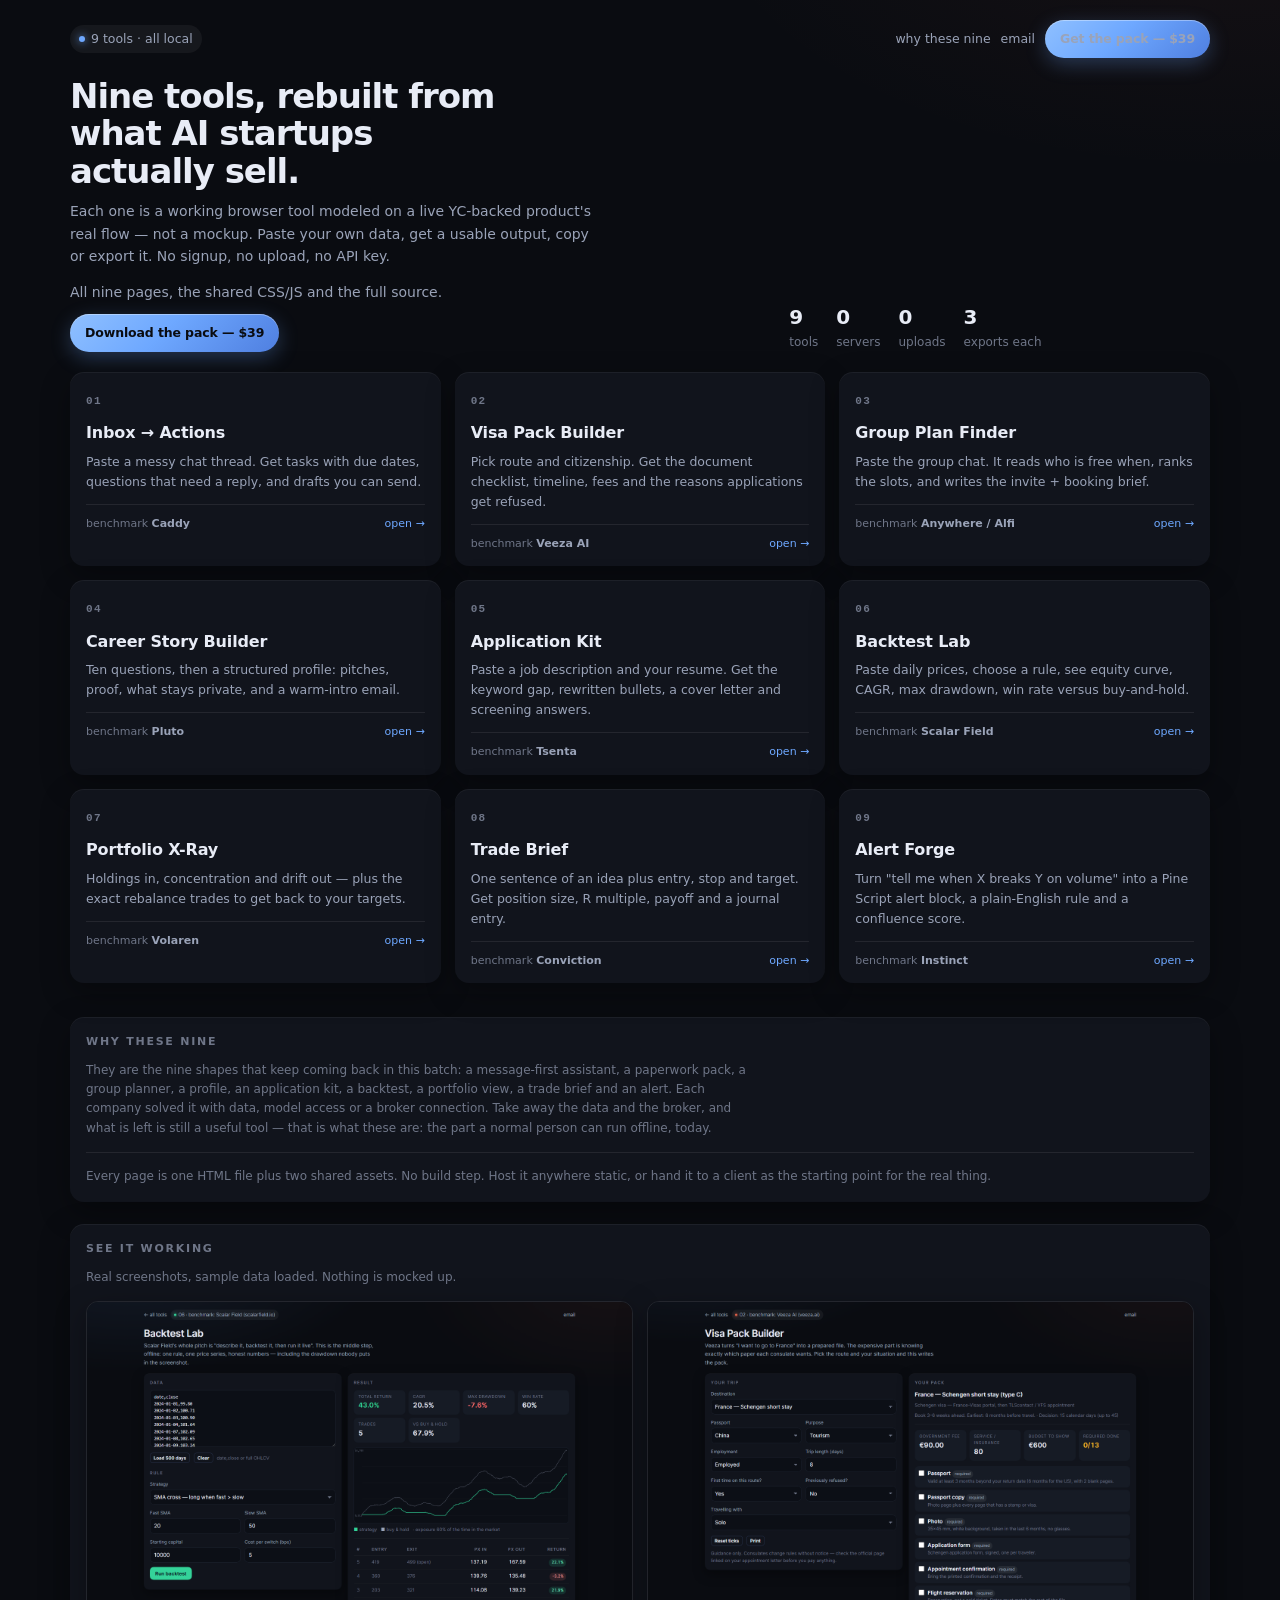
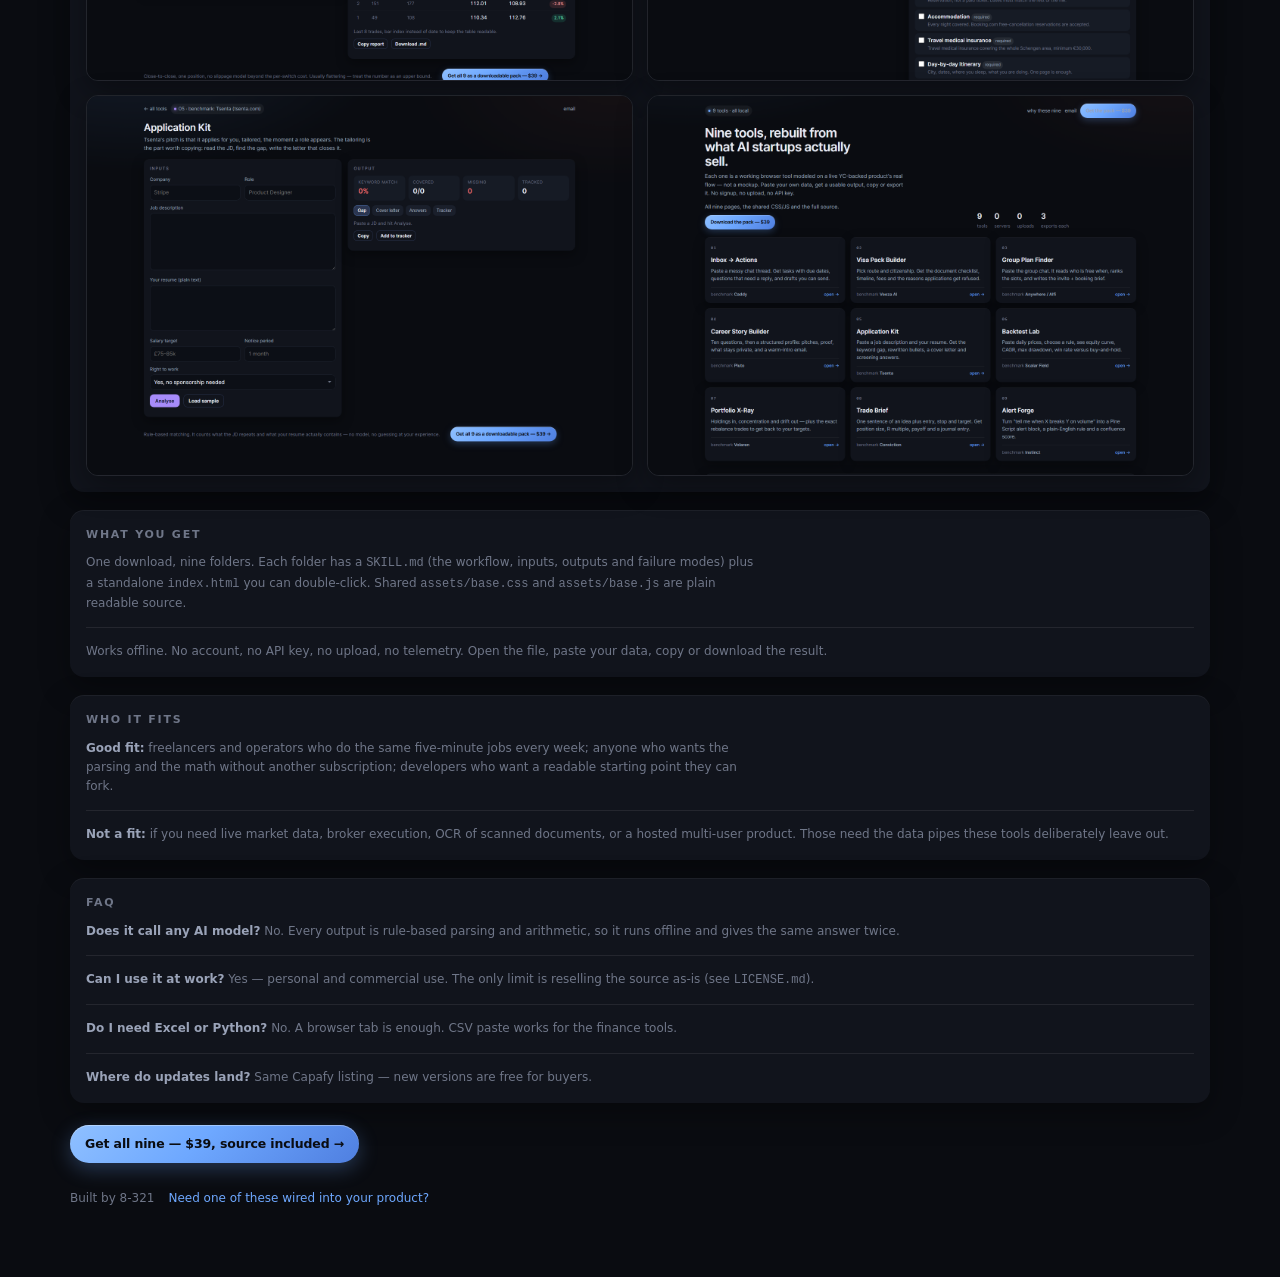
<file: index.html>
<!doctype html>
<html lang="en">
<head>
<meta charset="utf-8">
<meta http-equiv="Content-Security-Policy" content="default-src 'none'; style-src 'self' 'unsafe-inline'; script-src 'self' 'unsafe-inline'; img-src 'self' data:; connect-src 'none'; base-uri 'none'; form-action 'none'">
<meta name="referrer" content="no-referrer">
<link rel="icon" href="data:image/svg+xml,%3Csvg xmlns=%27http://www.w3.org/2000/svg%27 viewBox=%270 0 64 64%27%3E%3Crect width=%2764%27 height=%2764%27 rx=%2716%27 fill=%27%23121624%27/%3E%3Crect x=%2714%27 y=%2714%27 width=%2716%27 height=%2716%27 rx=%275%27 fill=%27%236ea8ff%27/%3E%3Crect x=%2734%27 y=%2714%27 width=%2716%27 height=%2716%27 rx=%275%27 fill=%27%23e2624a%27/%3E%3Crect x=%2714%27 y=%2734%27 width=%2716%27 height=%2716%27 rx=%275%27 fill=%27%234fd1b5%27/%3E%3Crect x=%2734%27 y=%2734%27 width=%2716%27 height=%2716%27 rx=%275%27 fill=%27%23d8a35a%27/%3E%3C/svg%3E">
<meta name="viewport" content="width=device-width,initial-scale=1">
<title>Micro-tools — 9 working tools rebuilt from AI startups</title>
<meta name="description" content="Nine working browser tools modeled on the real product flows of YC-backed AI startups: message assistant, visa pack, group planner, career story, application kit, backtest lab, portfolio X-ray, trade brief, alert builder.">
<link rel="stylesheet" href="assets/base.css">
<style>
.hub{display:grid;grid-template-columns:repeat(auto-fill,minmax(310px,1fr));gap:14px;margin-top:20px}
.t{display:block;background:var(--panel);border-radius:var(--r);padding:16px 16px 14px;color:var(--tx);text-decoration:none;
  box-shadow:inset 0 1px 0 rgba(255,255,255,.05),0 10px 30px rgba(0,0,0,.32);transition:transform .16s,box-shadow .16s}
.t:hover{transform:translateY(-2px);text-decoration:none;box-shadow:inset 0 1px 0 rgba(255,255,255,.08),0 16px 40px rgba(0,0,0,.45)}
.t .n{font:600 11px/1 var(--mono);color:var(--tx3);letter-spacing:.12em}
.t h3{margin:10px 0 6px;font-size:16px;letter-spacing:-.01em}
.t p{color:var(--tx2);font-size:12.5px;line-height:1.6;min-height:40px}
.t .bench{margin-top:12px;padding-top:10px;border-top:1px solid var(--line);display:flex;justify-content:space-between;gap:10px;align-items:center;
  font-size:11px;color:var(--tx3)}
.t .bench b{color:var(--tx2);font-weight:600}
.t .go{color:var(--a)}
.hero{display:grid;grid-template-columns:1.25fr .75fr;gap:18px;align-items:end}
@media(max-width:900px){.hero{grid-template-columns:1fr}}
.hero h1{font-size:34px;line-height:1.1;letter-spacing:-.03em;max-width:18ch}
.hero p{color:var(--tx2);margin-top:10px;max-width:60ch}
.stat{display:flex;gap:18px;flex-wrap:wrap;margin-top:16px;font-size:12px;color:var(--tx3)}
.stat b{display:block;color:var(--tx);font-size:20px;font-variant-numeric:tabular-nums}
.gal{display:grid;grid-template-columns:1fr 1fr;gap:14px;margin-top:14px}
@media(max-width:760px){.gal{grid-template-columns:1fr}}
.gal a{display:block;border-radius:12px;overflow:hidden;box-shadow:0 10px 30px rgba(0,0,0,.35);border:1px solid var(--line)}
.gal img{display:block;width:100%;height:auto}</style>
<meta property="og:type" content="website">
<meta property="og:title" content="Nine tools, rebuilt from what AI startups actually sell">
<meta property="og:description" content="9 offline browser tools: inbox to actions, visa pack, group plan, career story, application kit, backtest lab, portfolio X-ray, trade brief, alert forge. $39, source included.">
<meta property="og:image" content="https://8-321.github.io/micro-tools/assets/cover.png">
<meta property="og:url" content="https://8-321.github.io/micro-tools/">
<meta name="twitter:card" content="summary_large_image">
<script type="application/ld+json">
{"@context":"https://schema.org","@type":"Product","name":"Micro-tools — 9 working tools rebuilt from AI startups","description":"Nine offline browser tools rebuilt from the workflows of Caddy, Veeza AI, Pluto, Tsenta, Scalar Field, Volaren, Conviction and Instinct.","image":"https://8-321.github.io/micro-tools/assets/cover.png","brand":{"@type":"Brand","name":"Kel Forge"},"offers":{"@type":"Offer","price":"39.00","priceCurrency":"USD","availability":"https://schema.org/InStock","url":"https://capafy.ai/agent/9-micro-tools-rebuilt-from-ai-startups/8720081509?ct=mt_github"}}
</script></head>
<body>
<div class="wrap">
  <div class="top">
    <span class="tag"><i></i>9 tools · all local</span>
    <span class="sp"></span>
    <a href="#why">why these nine</a>
    <a id="mailTop" href="#" rel="nofollow">email</a>
    <a class="buy" href="https://capafy.ai/agent/9-micro-tools-rebuilt-from-ai-startups/8720081509?ct=mt_github" target="_blank" rel="noopener">Get the pack — $39</a>
  </div>

  <header class="hero">
    <div>
      <h1>Nine tools, rebuilt from what AI startups actually sell.</h1>
      <p>Each one is a working browser tool modeled on a live YC-backed product's real flow — not a mockup. Paste your own data, get a usable output, copy or export it. No signup, no upload, no API key.</p>
      <p style="margin-top:14px">All nine pages, the shared CSS/JS and the full source.</p>
      <p style="margin-top:10px"><a class="buy" href="https://capafy.ai/agent/9-micro-tools-rebuilt-from-ai-startups/8720081509?ct=mt_github" target="_blank" rel="noopener">Download the pack — $39</a></p>
    </div>
    <div class="stat">
      <div><b>9</b>tools</div>
      <div><b>0</b>servers</div>
      <div><b>0</b>uploads</div>
      <div><b>3</b>exports each</div>
    </div>
  </header>

  <div class="hub">
    <a class="t" href="inbox/"><span class="n">01</span><h3>Inbox → Actions</h3><p>Paste a messy chat thread. Get tasks with due dates, questions that need a reply, and drafts you can send.</p><div class="bench"><span>benchmark <b>Caddy</b></span><span class="go">open →</span></div></a>
    <a class="t" href="visa/"><span class="n">02</span><h3>Visa Pack Builder</h3><p>Pick route and citizenship. Get the document checklist, timeline, fees and the reasons applications get refused.</p><div class="bench"><span>benchmark <b>Veeza AI</b></span><span class="go">open →</span></div></a>
    <a class="t" href="group/"><span class="n">03</span><h3>Group Plan Finder</h3><p>Paste the group chat. It reads who is free when, ranks the slots, and writes the invite + booking brief.</p><div class="bench"><span>benchmark <b>Anywhere / Alfi</b></span><span class="go">open →</span></div></a>
    <a class="t" href="career/"><span class="n">04</span><h3>Career Story Builder</h3><p>Ten questions, then a structured profile: pitches, proof, what stays private, and a warm-intro email.</p><div class="bench"><span>benchmark <b>Pluto</b></span><span class="go">open →</span></div></a>
    <a class="t" href="apply/"><span class="n">05</span><h3>Application Kit</h3><p>Paste a job description and your resume. Get the keyword gap, rewritten bullets, a cover letter and screening answers.</p><div class="bench"><span>benchmark <b>Tsenta</b></span><span class="go">open →</span></div></a>
    <a class="t" href="backtest/"><span class="n">06</span><h3>Backtest Lab</h3><p>Paste daily prices, choose a rule, see equity curve, CAGR, max drawdown, win rate versus buy-and-hold.</p><div class="bench"><span>benchmark <b>Scalar Field</b></span><span class="go">open →</span></div></a>
    <a class="t" href="portfolio/"><span class="n">07</span><h3>Portfolio X-Ray</h3><p>Holdings in, concentration and drift out — plus the exact rebalance trades to get back to your targets.</p><div class="bench"><span>benchmark <b>Volaren</b></span><span class="go">open →</span></div></a>
    <a class="t" href="tradebrief/"><span class="n">08</span><h3>Trade Brief</h3><p>One sentence of an idea plus entry, stop and target. Get position size, R multiple, payoff and a journal entry.</p><div class="bench"><span>benchmark <b>Conviction</b></span><span class="go">open →</span></div></a>
    <a class="t" href="alert/"><span class="n">09</span><h3>Alert Forge</h3><p>Turn "tell me when X breaks Y on volume" into a Pine Script alert block, a plain-English rule and a confluence score.</p><div class="bench"><span>benchmark <b>Instinct</b></span><span class="go">open →</span></div></a>
  </div>

  <section id="why" style="margin-top:34px">
    <div class="card pad">
      <h2>Why these nine</h2>
      <p class="note" style="max-width:88ch">They are the nine shapes that keep coming back in this batch: a message-first assistant, a paperwork pack, a group planner, a profile, an application kit, a backtest, a portfolio view, a trade brief and an alert. Each company solved it with data, model access or a broker connection. Take away the data and the broker, and what is left is still a useful tool — that is what these are: the part a normal person can run offline, today.</p>
      <div class="hr"></div>
      <p class="note">Every page is one HTML file plus two shared assets. No build step. Host it anywhere static, or hand it to a client as the starting point for the real thing.</p>
    </div>
  </section>

  <section id="shots" style="margin-top:22px">
    <div class="card pad">
      <h2>See it working</h2>
      <p class="note" style="max-width:88ch">Real screenshots, sample data loaded. Nothing is mocked up.</p>
      <div class="gal">
        <a href="backtest/"><img src="assets/shots/backtest.png" alt="Backtest Lab: equity curve, CAGR, max drawdown, trade table" loading="lazy"></a>
        <a href="visa/"><img src="assets/shots/visa.png" alt="Visa Pack Builder: document checklist, timeline and fees" loading="lazy"></a>
        <a href="apply/"><img src="assets/shots/apply.png" alt="Application Kit: keyword gap, rewritten bullets and cover letter" loading="lazy"></a>
        <a href="./"><img src="assets/shots/hub.png" alt="Hub page listing all nine tools" loading="lazy"></a>
      </div>
    </div>
  </section>
  <section id="inside" style="margin-top:18px">
    <div class="card pad">
      <h2>What you get</h2>
      <p class="note" style="max-width:88ch">One download, nine folders. Each folder has a <code>SKILL.md</code> (the workflow, inputs, outputs and failure modes) plus a standalone <code>index.html</code> you can double-click. Shared <code>assets/base.css</code> and <code>assets/base.js</code> are plain readable source.</p>
      <div class="hr"></div>
      <p class="note">Works offline. No account, no API key, no upload, no telemetry. Open the file, paste your data, copy or download the result.</p>
    </div>
  </section>

  <section id="fit" style="margin-top:18px">
    <div class="card pad">
      <h2>Who it fits</h2>
      <p class="note" style="max-width:88ch"><b>Good fit:</b> freelancers and operators who do the same five-minute jobs every week; anyone who wants the parsing and the math without another subscription; developers who want a readable starting point they can fork.</p>
      <div class="hr"></div>
      <p class="note"><b>Not a fit:</b> if you need live market data, broker execution, OCR of scanned documents, or a hosted multi-user product. Those need the data pipes these tools deliberately leave out.</p>
    </div>
  </section>

  <section id="faq" style="margin-top:18px">
    <div class="card pad">
      <h2>FAQ</h2>
      <p class="note"><b>Does it call any AI model?</b> No. Every output is rule-based parsing and arithmetic, so it runs offline and gives the same answer twice.</p>
      <div class="hr"></div>
      <p class="note"><b>Can I use it at work?</b> Yes — personal and commercial use. The only limit is reselling the source as-is (see <code>LICENSE.md</code>).</p>
      <div class="hr"></div>
      <p class="note"><b>Do I need Excel or Python?</b> No. A browser tab is enough. CSV paste works for the finance tools.</p>
      <div class="hr"></div>
      <p class="note"><b>Where do updates land?</b> Same Capafy listing — new versions are free for buyers.</p>
    </div>
  </section>

  <section style="margin-top:22px">
    <a class="buy" href="https://capafy.ai/agent/9-micro-tools-rebuilt-from-ai-startups/8720081509?ct=mt_github" target="_blank" rel="noopener">Get all nine — $39, source included →</a>
  </section>
  <footer>
    <span>Built by 8-321</span>
    <a id="mailBottom" href="#" rel="nofollow">Need one of these wired into your product?</a>
  </footer>
</div>
<div class="toast" id="toast"></div>
<script src="assets/base.js"></script>
<script>
(function () {
  var user = ["3413", "7657", "21"].join("");
  var host = ["qq", "com"].join(".");
  var href = "mailto:" + user + "@" + host + "?subject=" + encodeURIComponent("Micro-tools — custom build");
  ["mailTop", "mailBottom"].forEach(function (id) {
    var a = document.getElementById(id); if (a) a.href = href;
  });
})();
</script>
</body>
</html>
</file>
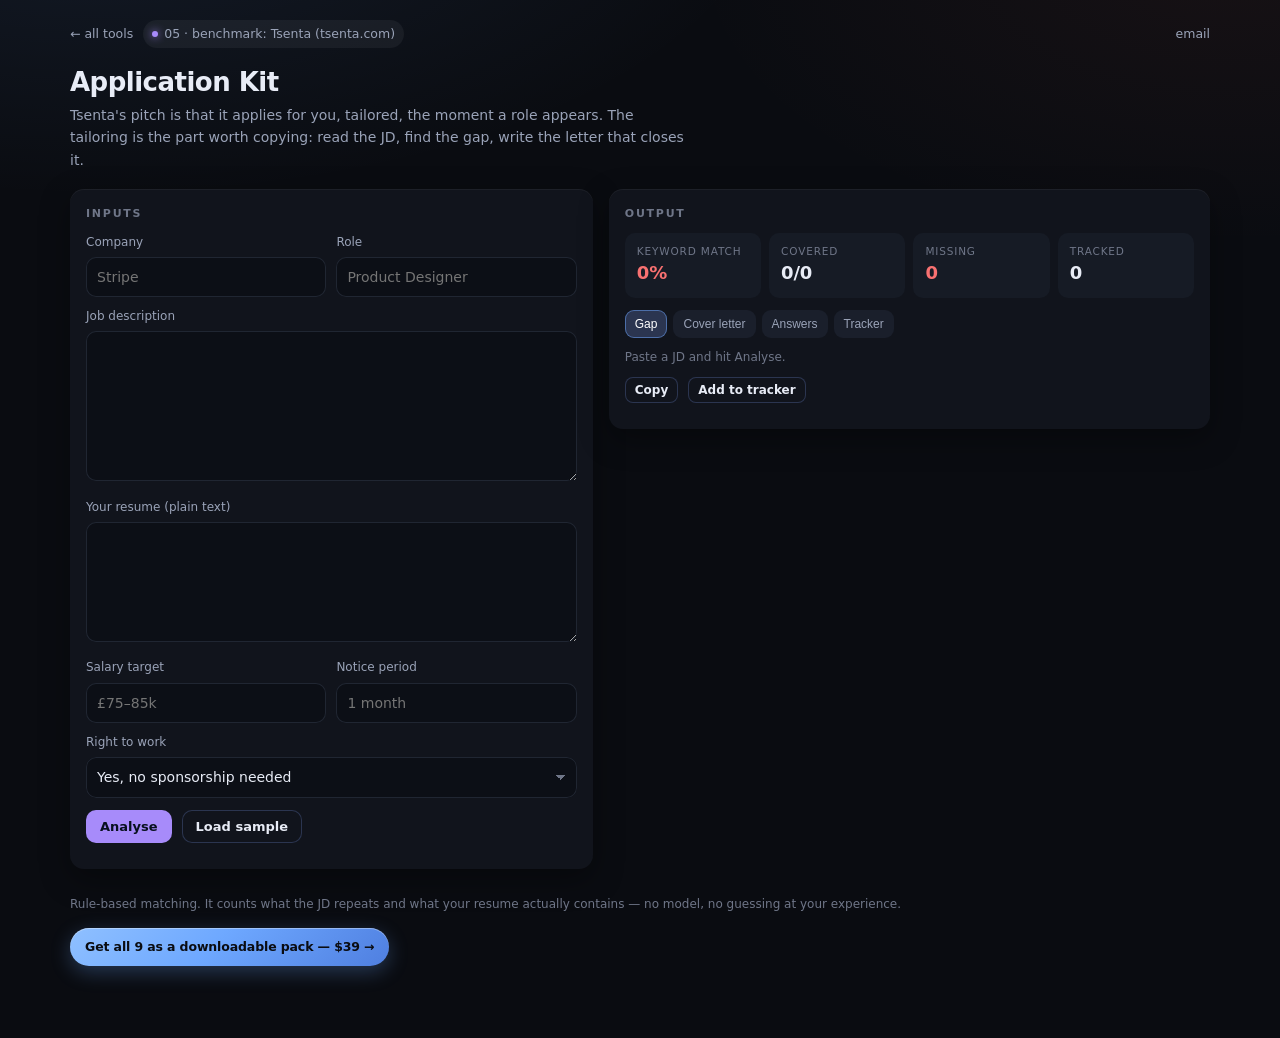
<file: apply/index.html>
<!doctype html>
<html lang="en">
<head>
<meta charset="utf-8">
<meta http-equiv="Content-Security-Policy" content="default-src 'none'; style-src 'self' 'unsafe-inline'; script-src 'self' 'unsafe-inline'; img-src 'self' data:; connect-src 'none'; base-uri 'none'; form-action 'none'">
<meta name="referrer" content="no-referrer">
<link rel="icon" href="data:image/svg+xml,%3Csvg xmlns=%27http://www.w3.org/2000/svg%27 viewBox=%270 0 64 64%27%3E%3Crect width=%2764%27 height=%2764%27 rx=%2716%27 fill=%27%23121624%27/%3E%3Crect x=%2714%27 y=%2714%27 width=%2716%27 height=%2716%27 rx=%275%27 fill=%27%236ea8ff%27/%3E%3Crect x=%2734%27 y=%2714%27 width=%2716%27 height=%2716%27 rx=%275%27 fill=%27%23e2624a%27/%3E%3Crect x=%2714%27 y=%2734%27 width=%2716%27 height=%2716%27 rx=%275%27 fill=%27%234fd1b5%27/%3E%3Crect x=%2734%27 y=%2734%27 width=%2716%27 height=%2716%27 rx=%275%27 fill=%27%23d8a35a%27/%3E%3C/svg%3E">
<meta name="viewport" content="width=device-width,initial-scale=1">
<title>Application Kit — keyword gap, cover letter and screening answers from one JD</title>
<meta name="description" content="Paste a job description and your resume. Get the keyword gap, where to put each missing term, a cover letter and draft screening answers. Track applications locally.">
<link rel="stylesheet" href="../assets/base.css">
<style>:root{--a:#a78bfa}</style>
<meta property="og:type" content="article">
<meta property="og:title" content="Application Kit — keyword gap, cover letter and screening answers from one JD">
<meta property="og:description" content="Paste a job description and your resume. Get the keyword gap, where to put each missing term, a cover letter and draft screening answers. Track applications locally.">
<meta property="og:image" content="https://8-321.github.io/micro-tools/assets/cover.png">
</head>
<body>
<div class="wrap">
  <div class="top">
    <a href="../">← all tools</a>
    <span class="tag"><i></i>05 · benchmark: Tsenta (tsenta.com)</span>
    <span class="sp"></span><a id="mail" href="#" rel="nofollow">email</a>
  </div>

  <header class="hd">
    <h1>Application Kit</h1>
    <p>Tsenta's pitch is that it applies for you, tailored, the moment a role appears. The tailoring is the part worth copying: read the JD, find the gap, write the letter that closes it.</p>
  </header>

  <div class="grid">
    <section class="card pad">
      <h2>Inputs</h2>
      <div class="split">
        <div><label class="f" for="company">Company</label><input type="text" id="company" placeholder="Stripe"></div>
        <div><label class="f" for="role">Role</label><input type="text" id="role" placeholder="Product Designer"></div>
      </div>
      <label class="f" for="jd" style="margin-top:10px">Job description</label>
      <textarea id="jd" spellcheck="false" style="min-height:150px"></textarea>
      <label class="f" for="resume" style="margin-top:10px">Your resume (plain text)</label>
      <textarea id="resume" spellcheck="false" style="min-height:120px"></textarea>
      <div class="split" style="margin-top:10px">
        <div><label class="f" for="salary">Salary target</label><input type="text" id="salary" placeholder="£75–85k"></div>
        <div><label class="f" for="notice">Notice period</label><input type="text" id="notice" placeholder="1 month"></div>
      </div>
      <div style="margin-top:10px"><label class="f" for="right">Right to work</label><select id="right">
        <option value="yes">Yes, no sponsorship needed</option>
        <option value="no">Need sponsorship</option>
        <option value="unsure">Depends on the country</option>
      </select></div>
      <div class="row" style="margin-top:12px">
        <button class="btn" id="run">Analyse</button>
        <button class="btn ghost" id="sample">Load sample</button>
      </div>
    </section>

    <section class="card pad">
      <h2>Output</h2>
      <div id="kpis" class="kpis"></div>
      <div class="chips" style="margin:12px 0 10px">
        <button class="chip" data-tab="gap" aria-pressed="true">Gap</button>
        <button class="chip" data-tab="letter" aria-pressed="false">Cover letter</button>
        <button class="chip" data-tab="answers" aria-pressed="false">Answers</button>
        <button class="chip" data-tab="tracker" aria-pressed="false">Tracker</button>
      </div>
      <div id="pane"></div>
      <div class="row" style="margin-top:10px">
        <button class="btn ghost sm" id="copy">Copy</button>
        <button class="btn ghost sm" id="addApp">Add to tracker</button>
      </div>
    </section>
  </div>

  <footer><span>Rule-based matching. It counts what the JD repeats and what your resume actually contains — no model, no guessing at your experience.</span><span class="sp"></span><a class="buy" href="https://capafy.ai/agent/9-micro-tools-rebuilt-from-ai-startups/8720081509?ct=mt_github" target="_blank" rel="noopener">Get all 9 as a downloadable pack — $39 →</a></footer>
</div>
<script src="../assets/base.js"></script>
<script>
(function () {
  "use strict";
  var T = window.T;

  var SKILLS = ("react typescript javascript python sql figma design systems user research prototyping a/b testing roadmapping stakeholder management agile scrum jira ci/cd docker kubernetes aws gcp azure node java go rust swift kotlin excel financial modeling valuation dcf forecasting budgeting gaap ifrs seo sem crm salesforce hubspot content marketing email marketing analytics tableau power bi looker etl airflow spark machine learning nlp llm pytorch tensorflow pandas numpy git rest api graphql microservices testing unit tests accessibility wcag localization onboarding retention churn kpi okr pricing go-to-market b2b saas enterprise sales customer success product management roadmap backlog discovery ux ui wireframes usability testing interaction design motion design brand typography illustration after effects blender unity unreal game design data visualization d3 react native flutter firebase supabase postgres mongodb redis kafka terraform linux security oauth encryption").split(" ");

  var STOP = ("a an the and or but if then than that this these those to of in on at for with from by as is are was were be been being it its you your we our they their he she his her i me my not no so such can could should would will may might must have has had do does did more most other some any all each both few many much very own same too only just also into over under about across after before between during through during up down out off again further once here there when where why how what which who whom whose").split(" ");

  var SAMPLE_JD = [
    "Stripe — Product Designer, Payments",
    "",
    "We are looking for a product designer to own the end-to-end experience of our merchant onboarding.",
    "Requirements:",
    "- 5+ years of product design experience in B2B SaaS",
    "- Strong systems thinking; you have built or maintained a design system",
    "- Experience with user research, usability testing and rapid prototyping in Figma",
    "- Comfortable working with engineers on technical constraints and API-driven products",
    "- Track record of improving activation and retention metrics",
    "Nice to have: accessibility (WCAG), data visualization, experience with payments or fintech."
  ].join("\n");

  var SAMPLE_RESUME = [
    "Alex Morgan — Product Designer, 6 years",
    "",
    "Fintech, 40-person company. Owned onboarding and account settings.",
    "- Rebuilt the onboarding flow in Figma; ran 14 usability sessions and cut drop-off from 38% to 19%",
    "- Maintained a 60-component design system used by 4 product teams",
    "- Partnered with 3 engineers on API-driven states and error handling",
    "- Ran quarterly research sprints with 20+ customers",
    "Tools: Figma, prototyping, basic SQL, Amplitude analytics."
  ].join("\n");

  var STOPW = {};
  STOP.forEach(function (w) { STOPW[w] = 1; });

  function tokens(text) {
    return (text.toLowerCase().match(/[a-z][a-z+#./-]{1,24}/g) || []).map(function (w) {
      return w.replace(/[./-]+$/, "");
    }).filter(function (w) { return w.length > 2 && !STOPW[w]; });
  }

  function keywordStats(jd) {
    var low = jd.toLowerCase();
    var stats = {};
    SKILLS.forEach(function (s) {
      var re = new RegExp("\\b" + s.replace(/[.*+?^${}()|[\]\\]/g, "\\$&") + "\\b", "g");
      var n = (low.match(re) || []).length;
      if (n) stats[s] = { kw: s, n: n, weight: n * 3 };
    });
    var t = tokens(jd), freq = {};
    t.forEach(function (w) { freq[w] = (freq[w] || 0) + 1; });
    Object.keys(freq).forEach(function (w) {
      if (freq[w] >= 3 && !stats[w] && w.length > 3) stats[w] = { kw: w, n: freq[w], weight: freq[w] };
    });
    return Object.keys(stats).map(function (k) { return stats[k]; }).sort(function (a, b) { return b.weight - a.weight || a.kw.localeCompare(b.kw); });
  }

  function covered(kw, resumeLow) {
    var k = kw.replace(/[.*+?^${}()|[\]\\]/g, "\\$&");
    if (new RegExp("\\b" + k + "\\b").test(resumeLow)) return true;
    var parts = kw.split(" ");
    return parts.length > 1 && parts.every(function (p) { return resumeLow.indexOf(p) > -1; });
  }

  var state = { gap: [], cov: 0, total: 0, letter: "", answers: "", track: T.store.get("apply.track", []) };
  var tab = "gap";

  function analyse() {
    var jd = T.$("#jd").value, resume = T.$("#resume").value;
    var st = keywordStats(jd);
    var resumeLow = resume.toLowerCase();
    var totalW = 0, covW = 0;
    state.gap = st.slice(0, 26).map(function (s) {
      var ok = covered(s.kw, resumeLow);
      totalW += s.weight; if (ok) covW += s.weight;
      return { kw: s.kw, n: s.n, ok: ok };
    });
    state.total = totalW; state.cov = totalW ? covW / totalW : 0;

    var company = T.$("#company").value.trim() || "[company]";
    var role = T.$("#role").value.trim() || "[role]";
    var salary = T.$("#salary").value.trim() || "the range for this level";
    var notice = T.$("#notice").value.trim() || "one month";
    var right = T.$("#right").value;
    var missing = state.gap.filter(function (g) { return !g.ok; }).slice(0, 8).map(function (g) { return g.kw; });
    var have = state.gap.filter(function (g) { return g.ok; }).slice(0, 6).map(function (g) { return g.kw; });

    state.letter =
      "Dear " + (company === "[company]" ? "Hiring Manager" : company + " hiring team") + ",\n\n" +
      "I'm applying for the " + role + " role. The short version: I've spent the last few years on " + (have.slice(0, 3).join(", ") || "this exact kind of work") + ", and the parts of your description I'd be doing first are the ones I've already shipped.\n\n" +
      "Two specifics:\n" +
      "- " + (resume.split(/\n/).filter(function (l) { return /^[-•]/.test(l.trim()); })[0] || "Add one bullet with a number in it here.").replace(/^[-•]\s*/, "") + "\n" +
      "- " + (resume.split(/\n/).filter(function (l) { return /^[-•]/.test(l.trim()); })[1] || "Add a second bullet with a number in it here.").replace(/^[-•]\s*/, "") + "\n\n" +
      (missing.length ? "Where I'd need a ramp-up: " + missing.slice(0, 3).join(", ") + ". I'd rather say that now than discover it in month two.\n\n" : "") +
      "I'd like 20 minutes to talk about what the first 90 days look like.\n\n" +
      "Best,\n[your name]";

    var rightLine = right === "yes" ? "I have the right to work here — no sponsorship needed." : right === "no" ? "I would need sponsorship, and I'd rather flag that before we both invest time." : "My right to work depends on the country; happy to confirm before the first call.";

    state.answers =
      "1. Why this role?\n" +
      "Because the work is " + (have.slice(0, 3).join(", ") || "the work I already do") + " — and " + company + " is doing it at a scale where the details matter. I'm not looking for a title change; I'm looking for this problem.\n\n" +
      "2. Salary expectations?\n" +
      "I'm targeting " + salary + ". I'd rather align on the band for the level early than negotiate twice.\n\n" +
      "3. Notice period?\n" + notice + ".\n\n" +
      "4. Right to work?\n" + rightLine + "\n\n" +
      "5. Why should we hire you?\n" +
      "Because I can show the before and after, not just describe it. " + (resume.split(/\n/).filter(function (l) { return /^[-•]/.test(l.trim()); })[0] || "").replace(/^[-•]\s*/, "") + ".\n\n" +
      "6. What's your weakness?\n" +
      "I over-invest in the first version of a system and under-invest in documenting it. The fix I use now: write the README before the second component.\n\n" +
      "7. Questions for us?\n" +
      "What does success look like at 90 days, and who decides that it happened?";

    render();
  }

  function render() {
    T.$("#kpis").innerHTML =
      '<div class="kpi ' + (state.cov > .55 ? "good" : state.cov > .35 ? "warn" : "bad") + '"><span>keyword match</span><b>' + Math.round(state.cov * 100) + '%</b></div>' +
      '<div class="kpi"><span>covered</span><b>' + state.gap.filter(function (g) { return g.ok; }).length + "/" + state.gap.length + '</b></div>' +
      '<div class="kpi bad"><span>missing</span><b>' + state.gap.filter(function (g) { return !g.ok; }).length + '</b></div>' +
      '<div class="kpi"><span>tracked</span><b>' + state.track.length + '</b></div>';

    var pane = T.$("#pane");
    if (tab === "gap") {
      if (!state.gap.length) { pane.innerHTML = '<p class="note">Paste a JD and hit Analyse.</p>'; return; }
      pane.innerHTML = '<table><thead><tr><th>Keyword</th><th class="num">JD</th><th>Resume</th><th>Where to put it</th></tr></thead><tbody>' +
        state.gap.map(function (g) {
          var where = g.ok ? "—" : (/design|system|api|figma|sql|react/i.test(g.kw) ? "Skills + one bullet" : "Summary sentence");
          return '<tr><td>' + T.esc(g.kw) + '</td><td class="num">' + g.n + '</td><td>' + (g.ok ? '<span class="pill ok">yes</span>' : '<span class="pill bad">no</span>') + '</td><td class="note">' + where + '</td></tr>';
        }).join("") + '</tbody></table>' +
        '<p class="note" style="margin-top:10px">Do not stuff keywords. Each missing term needs one sentence that is true, or it does more harm than good.</p>';
    } else if (tab === "letter") {
      pane.innerHTML = '<pre>' + T.esc(state.letter) + '</pre>';
    } else if (tab === "answers") {
      pane.innerHTML = '<pre>' + T.esc(state.answers) + '</pre>';
    } else {
      pane.innerHTML = state.track.length
        ? '<table><thead><tr><th>Company</th><th>Role</th><th>Date</th><th>Status</th><th></th></tr></thead><tbody>' +
          state.track.map(function (r, i) {
            return '<tr><td>' + T.esc(r.company) + '</td><td>' + T.esc(r.role) + '</td><td class="note">' + T.esc(r.date) + '</td><td><select data-i="' + i + '" style="padding:4px 8px;font-size:12px">' +
              ["Applied", "Screen", "Interview", "Offer", "Rejected"].map(function (s) { return '<option' + (r.status === s ? " selected" : "") + '>' + s + '</option>'; }).join("") +
              '</select></td><td><button class="btn ghost sm" data-del="' + i + '">✕</button></td></tr>';
          }).join("") + '</tbody></table>'
        : '<p class="note">Nothing tracked yet. Analyse a JD, then hit "Add to tracker".</p>';
      T.$$("#pane select").forEach(function (s) {
        s.addEventListener("change", function () { state.track[+s.dataset.i].status = s.value; T.store.set("apply.track", state.track); render(); });
      });
      T.$$("#pane [data-del]").forEach(function (b) {
        b.addEventListener("click", function () { state.track.splice(+b.dataset.del, 1); T.store.set("apply.track", state.track); render(); });
      });
    }
  }

  function currentText() {
    if (tab === "gap") return state.gap.map(function (g) { return (g.ok ? "[x] " : "[ ] ") + g.kw + " (JD x" + g.n + ")"; }).join("\n");
    if (tab === "letter") return state.letter;
    if (tab === "answers") return state.answers;
    return state.track.map(function (r) { return [r.company, r.role, r.date, r.status].join(" | "); }).join("\n");
  }

  T.$("#run").addEventListener("click", analyse);
  T.$("#sample").addEventListener("click", function () {
    T.$("#company").value = "Stripe"; T.$("#role").value = "Product Designer, Payments";
    T.$("#jd").value = SAMPLE_JD; T.$("#resume").value = SAMPLE_RESUME;
    T.$("#salary").value = "£80–90k"; T.$("#notice").value = "1 month";
    analyse();
  });
  T.$$(".chip[data-tab]").forEach(function (c) {
    c.addEventListener("click", function () {
      T.$$(".chip[data-tab]").forEach(function (x) { x.setAttribute("aria-pressed", "false"); });
      c.setAttribute("aria-pressed", "true"); tab = c.dataset.tab; render();
    });
  });
  T.$("#copy").addEventListener("click", function (e) { T.copy(currentText(), e.currentTarget); });
  T.$("#addApp").addEventListener("click", function () {
    var company = T.$("#company").value.trim() || "Untitled";
    var role = T.$("#role").value.trim() || "—";
    if (state.track.some(function (r) { return r.company === company && r.role === role; })) { T.toast("Already tracked"); return; }
    state.track.unshift({ company: company, role: role, date: new Date().toISOString().slice(0, 10), status: "Applied", score: Math.round(state.cov * 100) });
    T.store.set("apply.track", state.track); tab = "tracker"; render(); T.toast("Added");
  });

  var user = ["3413", "7657", "21"].join(""), host = ["qq", "com"].join(".");
  T.$("#mail").href = "mailto:" + user + "@" + host + "?subject=" + encodeURIComponent("Application Kit");

  T.$$(".chip[data-tab]").forEach(function (x) { if (x.dataset.tab === "tracker" && state.track.length) x.setAttribute("aria-pressed", "false"); });
  render();
})();
</script>
</body>
</html>
</file>
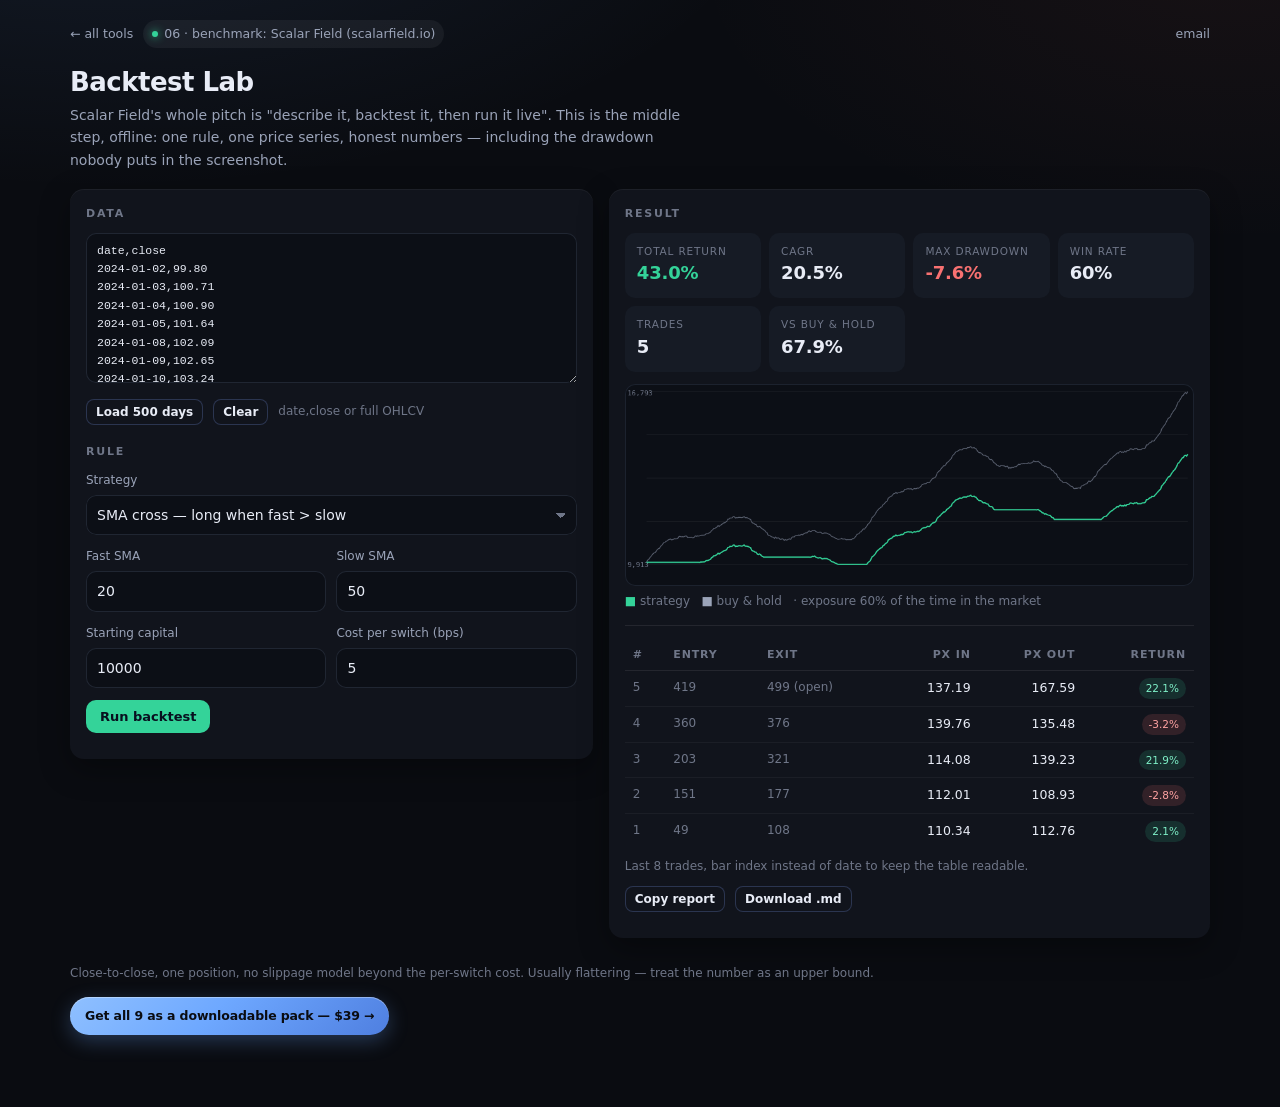
<file: backtest/index.html>
<!doctype html>
<html lang="en">
<head>
<meta charset="utf-8">
<meta http-equiv="Content-Security-Policy" content="default-src 'none'; style-src 'self' 'unsafe-inline'; script-src 'self' 'unsafe-inline'; img-src 'self' data:; connect-src 'none'; base-uri 'none'; form-action 'none'">
<meta name="referrer" content="no-referrer">
<link rel="icon" href="data:image/svg+xml,%3Csvg xmlns=%27http://www.w3.org/2000/svg%27 viewBox=%270 0 64 64%27%3E%3Crect width=%2764%27 height=%2764%27 rx=%2716%27 fill=%27%23121624%27/%3E%3Crect x=%2714%27 y=%2714%27 width=%2716%27 height=%2716%27 rx=%275%27 fill=%27%236ea8ff%27/%3E%3Crect x=%2734%27 y=%2714%27 width=%2716%27 height=%2716%27 rx=%275%27 fill=%27%23e2624a%27/%3E%3Crect x=%2714%27 y=%2734%27 width=%2716%27 height=%2716%27 rx=%275%27 fill=%27%234fd1b5%27/%3E%3Crect x=%2734%27 y=%2734%27 width=%2716%27 height=%2716%27 rx=%275%27 fill=%27%23d8a35a%27/%3E%3C/svg%3E">
<meta name="viewport" content="width=device-width,initial-scale=1">
<title>Backtest Lab — test a rule on real daily closes before you risk money</title>
<meta name="description" content="Paste daily prices, pick SMA cross, RSI reversion or breakout, and get equity curve, CAGR, max drawdown, win rate and buy-and-hold comparison. Runs locally.">
<link rel="stylesheet" href="../assets/base.css">
<style>:root{--a:#34d399}</style>
<meta property="og:type" content="article">
<meta property="og:title" content="Backtest Lab — test a rule on real daily closes before you risk money">
<meta property="og:description" content="Paste daily prices, pick SMA cross, RSI reversion or breakout, and get equity curve, CAGR, max drawdown, win rate and buy-and-hold comparison. Runs locally.">
<meta property="og:image" content="https://8-321.github.io/micro-tools/assets/cover.png">
</head>
<body>
<div class="wrap">
  <div class="top">
    <a href="../">← all tools</a>
    <span class="tag"><i></i>06 · benchmark: Scalar Field (scalarfield.io)</span>
    <span class="sp"></span><a id="mail" href="#" rel="nofollow">email</a>
  </div>

  <header class="hd">
    <h1>Backtest Lab</h1>
    <p>Scalar Field's whole pitch is "describe it, backtest it, then run it live". This is the middle step, offline: one rule, one price series, honest numbers — including the drawdown nobody puts in the screenshot.</p>
  </header>

  <div class="grid">
    <section class="card pad">
      <h2>Data</h2>
      <textarea id="csv" spellcheck="false" style="min-height:150px;font-size:11.5px" placeholder="date,close&#10;2024-01-02,101.4"></textarea>
      <div class="row" style="margin-top:10px">
        <button class="btn ghost sm" id="sample">Load 500 days</button>
        <button class="btn ghost sm" id="clear">Clear</button>
        <span class="note">date,close or full OHLCV</span>
      </div>

      <h2 style="margin-top:18px">Rule</h2>
      <div class="stack">
        <div><label class="f" for="strat">Strategy</label><select id="strat">
          <option value="sma">SMA cross — long when fast &gt; slow</option>
          <option value="rsi">RSI reversion — buy oversold, exit at midline</option>
          <option value="brk">Breakout — long on N-day high</option>
        </select></div>
        <div class="split" id="p-sma">
          <div><label class="f" for="fast">Fast SMA</label><input type="number" id="fast" value="20" min="2" max="200"></div>
          <div><label class="f" for="slow">Slow SMA</label><input type="number" id="slow" value="50" min="3" max="400"></div>
        </div>
        <div class="split" id="p-rsi" style="display:none">
          <div><label class="f" for="rsiP">RSI period</label><input type="number" id="rsiP" value="14" min="2" max="50"></div>
          <div><label class="f" for="rsiL">Buy below / exit above</label><div class="split"><input type="number" id="rsiL" value="30" min="5" max="45"><input type="number" id="rsiX" value="55" min="45" max="95"></div></div>
        </div>
        <div id="p-brk" style="display:none"><label class="f" for="brkN">Breakout lookback (days)</label><input type="number" id="brkN" value="55" min="5" max="250"></div>
        <div class="split">
          <div><label class="f" for="cap">Starting capital</label><input type="number" id="cap" value="10000" min="100" step="100"></div>
          <div><label class="f" for="fee">Cost per switch (bps)</label><input type="number" id="fee" value="5" min="0" max="100"></div>
        </div>
      </div>
      <div class="row" style="margin-top:12px"><button class="btn" id="run">Run backtest</button></div>
    </section>

    <section class="card pad">
      <h2>Result</h2>
      <div id="kpis" class="kpis"></div>
      <canvas id="chart" width="900" height="320" style="margin-top:12px"></canvas>
      <div class="note" id="legend" style="margin-top:6px"></div>
      <div class="hr"></div>
      <div id="trades"></div>
      <div class="row" style="margin-top:10px">
        <button class="btn ghost sm" id="copy">Copy report</button>
        <button class="btn ghost sm" id="dl">Download .md</button>
      </div>
    </section>
  </div>

  <footer><span>Close-to-close, one position, no slippage model beyond the per-switch cost. Usually flattering — treat the number as an upper bound.</span><span class="sp"></span><a class="buy" href="https://capafy.ai/agent/9-micro-tools-rebuilt-from-ai-startups/8720081509?ct=mt_github" target="_blank" rel="noopener">Get all 9 as a downloadable pack — $39 →</a></footer>
</div>
<script src="../assets/base.js"></script>
<script>
(function () {
  "use strict";
  var T = window.T;
  var last = null;

  function synth() {
    var rows = ["date,close"], d = new Date(2024, 0, 2), p = 100, i = 0;
    while (i < 500) {
      if (d.getDay() !== 0 && d.getDay() !== 6) {
        var cyc = 1 + 0.075 * Math.sin(i / 37) + 0.025 * Math.sin(i / 11);
        var noise = (Math.sin(i * 12.9898) * 43758.5453 % 1) * 0.004 - 0.002;
        p = 100 * (1 + 0.0011 * i) * cyc * (1 + noise);
        rows.push(d.toISOString().slice(0, 10) + "," + p.toFixed(2));
        i++;
      }
      d.setDate(d.getDate() + 1);
    }
    return rows.join("\n");
  }

  function parse(text) {
    var rows = T.csv(text);
    if (!rows.length) return [];
    var head = rows[0].map(function (h) { return String(h).trim().toLowerCase(); });
    var ci = head.indexOf("close"), di = head.indexOf("date");
    var hasHead = ci > -1 || head.some(function (h) { return /^[a-z]+$/.test(h) && h !== "date"; });
    var start = hasHead ? 1 : 0;
    if (ci < 0) ci = head.length >= 5 ? 4 : 1;
    if (di < 0) di = 0;
    var out = [];
    for (var i = start; i < rows.length; i++) {
      var r = rows[i];
      var c = parseFloat(String(r[ci]).replace(/[^0-9.\-]/g, ""));
      var d = new Date(String(r[di]).trim());
      if (isFinite(c) && !isNaN(d)) out.push({ d: d, c: c });
    }
    return out;
  }

  function sma(a, n, i) {
    if (i < n - 1) return null;
    var s = 0; for (var k = i - n + 1; k <= i; k++) s += a[k];
    return s / n;
  }

  function rsiArr(a, n) {
    var out = new Array(a.length).fill(null), gain = 0, loss = 0;
    for (var i = 1; i < a.length; i++) {
      var ch = a[i] - a[i - 1];
      var g = Math.max(0, ch), l = Math.max(0, -ch);
      if (i <= n) { gain += g; loss += l; if (i === n) { gain /= n; loss /= n; out[i] = 100 - 100 / (1 + gain / (loss || 1e-9)); } }
      else { gain = (gain * (n - 1) + g) / n; loss = (loss * (n - 1) + l) / n; out[i] = 100 - 100 / (1 + gain / (loss || 1e-9)); }
    }
    return out;
  }

  function signals(closes, strat, p) {
    var n = closes.length, sig = new Array(n).fill(0);
    if (strat === "sma") {
      for (var i = 0; i < n; i++) {
        var f = sma(closes, p.fast, i), s = sma(closes, p.slow, i);
        if (f != null && s != null) sig[i] = f > s ? 1 : 0;
      }
    } else if (strat === "rsi") {
      var r = rsiArr(closes, p.rsiP), pos = 0;
      for (var j = 0; j < n; j++) {
        if (r[j] == null) { sig[j] = 0; continue; }
        if (!pos && r[j] < p.rsiL) pos = 1;
        else if (pos && r[j] > p.rsiX) pos = 0;
        sig[j] = pos;
      }
    } else {
      var hi = -Infinity, pos2 = 0;
      for (var k = 0; k < n; k++) {
        if (k >= p.brkN) {
          var mx = -Infinity;
          for (var m = k - p.brkN; m < k; m++) mx = Math.max(mx, closes[m]);
          if (!pos2 && closes[k] > mx) pos2 = 1;
        }
        sig[k] = pos2;
        if (pos2) { var lo = -Infinity; for (var q = Math.max(0, k - 20); q < k; q++) lo = Math.max(lo, closes[q]); if (k > 0 && closes[k] < lo) pos2 = 0; }
      }
    }
    return sig;
  }

  function runCalc(rows, strat, p, cap, feeBps) {
    var closes = rows.map(function (r) { return r.c; });
    var sig = signals(closes, strat, p);
    var eq = [cap], bench = [cap], pos = 0, cost = feeBps / 10000;
    var trades = [], entry = null, peak = cap, mdd = 0;

    for (var i = 1; i < closes.length; i++) {
      var ret = closes[i] / closes[i - 1] - 1;
      var prev = pos;
      pos = sig[i];
      var pnl = prev ? ret : 0;
      var e = eq[i - 1] * (1 + pnl);
      if (pos !== prev) {
        e *= (1 - cost);
        if (pos === 1) entry = { i: i, px: closes[i], eq: e };
        else if (entry) { trades.push({ in: entry, out: { i: i, px: closes[i] }, ret: closes[i] / entry.px - 1 - cost * 2 }); entry = null; }
      }
      eq.push(e);
      bench.push(bench[i - 1] * (1 + ret));
      peak = Math.max(peak, e); mdd = Math.max(mdd, 1 - e / peak);
    }
    if (entry) trades.push({ in: entry, out: { i: closes.length - 1, px: closes[closes.length - 1] }, ret: closes[closes.length - 1] / entry.px - 1 - cost * 2, open: true });

    var days = Math.max(1, (rows[rows.length - 1].d - rows[0].d) / 86400000);
    var wins = trades.filter(function (t) { return t.ret > 0; });
    var totalRet = eq[eq.length - 1] / cap - 1;
    var cagr = Math.pow(eq[eq.length - 1] / cap, 365 / days) - 1;
    var exposure = sig.reduce(function (a, b) { return a + b; }, 0) / sig.length;
    return { eq: eq, bench: bench, trades: trades, totalRet: totalRet, cagr: cagr, mdd: mdd, win: trades.length ? wins.length / trades.length : 0,
      avgWin: wins.length ? wins.reduce(function (a, t) { return a + t.ret; }, 0) / wins.length : 0,
      exposure: exposure, days: days, bh: bench[bench.length - 1] / cap - 1, rows: rows, strat: strat, p: p };
  }

  function draw(r) {
    var cv = T.$("#chart"), ctx = cv.getContext("2d");
    var W = cv.width, H = cv.height, pad = 34;
    ctx.clearRect(0, 0, W, H);
    var all = r.eq.concat(r.bench);
    var lo = Math.min.apply(null, all), hi = Math.max.apply(null, all);
    var span = hi - lo || 1;
    var X = function (i) { return pad + i / (r.eq.length - 1) * (W - pad - 10); };
    var Y = function (v) { return H - pad - (v - lo) / span * (H - pad - 12); };

    ctx.strokeStyle = "rgba(255,255,255,.08)"; ctx.lineWidth = 1;
    for (var g = 0; g <= 4; g++) { var y = 12 + g * (H - pad - 12) / 4; ctx.beginPath(); ctx.moveTo(pad, y); ctx.lineTo(W - 10, y); ctx.stroke(); }
    ctx.fillStyle = "#6f7688"; ctx.font = "11px ui-monospace,Consolas,monospace";
    ctx.fillText(T.num(hi, 0), 4, 18); ctx.fillText(T.num(lo, 0), 4, H - pad + 4);

    function line(arr, color, w) {
      ctx.beginPath(); ctx.lineWidth = w; ctx.strokeStyle = color;
      arr.forEach(function (v, i) { i ? ctx.lineTo(X(i), Y(v)) : ctx.moveTo(X(i), Y(v)); });
      ctx.stroke();
    }
    line(r.bench, "rgba(154,163,184,.55)", 1.4);
    line(r.eq, "#34d399", 2);
  }

  function specText(r) {
    var rule = r.strat === "sma" ? "SMA(" + r.p.fast + ") crosses above SMA(" + r.p.slow + ")"
      : r.strat === "rsi" ? "RSI(" + r.p.rsiP + ") below " + r.p.rsiL + ", exit above " + r.p.rsiX
      : r.p.brkN + "-day high breakout";
    return [
      "# Backtest — " + rule,
      "",
      "- Period: " + r.rows[0].d.toISOString().slice(0, 10) + " → " + r.rows[r.rows.length - 1].d.toISOString().slice(0, 10) + " (" + Math.round(r.days) + " days)",
      "- Bars: " + r.rows.length,
      "- Total return: " + T.pct(r.totalRet),
      "- CAGR: " + T.pct(r.cagr),
      "- Max drawdown: " + T.pct(-r.mdd),
      "- Trades: " + r.trades.length + " · win rate " + T.pct(r.win, 0),
      "- Avg win: " + T.pct(r.avgWin) + " · exposure " + T.pct(r.exposure, 0),
      "- Buy & hold: " + T.pct(r.bh),
      "",
      "Rule: long only, close-to-close, one position, cost on every switch.",
      "Read: the edge is the gap to buy-and-hold, not the headline return."
    ].join("\n");
  }

  function render(r) {
    last = r;
    var winCls = r.totalRet > 0 ? "good" : "bad";
    T.$("#kpis").innerHTML =
      '<div class="kpi ' + winCls + '"><span>total return</span><b>' + T.pct(r.totalRet) + '</b></div>' +
      '<div class="kpi"><span>CAGR</span><b>' + T.pct(r.cagr) + '</b></div>' +
      '<div class="kpi bad"><span>max drawdown</span><b>' + T.pct(-r.mdd) + '</b></div>' +
      '<div class="kpi"><span>win rate</span><b>' + T.pct(r.win, 0) + '</b></div>' +
      '<div class="kpi"><span>trades</span><b>' + r.trades.length + '</b></div>' +
      '<div class="kpi"><span>vs buy &amp; hold</span><b>' + T.pct(r.bh) + '</b></div>';
    T.$("#legend").innerHTML = '<span style="color:#34d399">■</span> strategy &nbsp; <span style="color:#9aa3b8">■</span> buy &amp; hold &nbsp; · exposure ' + T.pct(r.exposure, 0) + ' of the time in the market';
    draw(r);

    var rows = r.trades.slice(-8).reverse();
    T.$("#trades").innerHTML = r.trades.length
      ? '<table><thead><tr><th>#</th><th>Entry</th><th>Exit</th><th class="num">Px in</th><th class="num">Px out</th><th class="num">Return</th></tr></thead><tbody>' +
        rows.map(function (t) {
          return '<tr><td class="note">' + (r.trades.indexOf(t) + 1) + '</td><td class="note">' + t.in.i + '</td><td class="note">' + t.out.i + (t.open ? " (open)" : "") + '</td><td class="num">' + T.num(t.in.px, 2) + '</td><td class="num">' + T.num(t.out.px, 2) + '</td><td class="num"><span class="pill ' + (t.ret > 0 ? "ok" : "bad") + '">' + T.pct(t.ret) + '</span></td></tr>';
        }).join("") + '</tbody></table><p class="note" style="margin-top:8px">Last 8 trades, bar index instead of date to keep the table readable.</p>'
      : '<p class="note">No trades — the rule never triggered on this data.</p>';
  }

  function run() {
    var rows = parse(T.$("#csv").value);
    if (rows.length < 30) { T.toast("Need at least 30 valid rows"); return; }
    var strat = T.$("#strat").value;
    var p = { fast: +T.$("#fast").value || 20, slow: +T.$("#slow").value || 50, rsiP: +T.$("#rsiP").value || 14, rsiL: +T.$("#rsiL").value || 30, rsiX: +T.$("#rsiX").value || 55, brkN: +T.$("#brkN").value || 55 };
    if (strat === "sma" && p.fast >= p.slow) { T.toast("Fast must be below slow"); return; }
    render(runCalc(rows, strat, p, +T.$("#cap").value || 10000, +T.$("#fee").value || 0));
  }

  T.$("#strat").addEventListener("change", function () {
    var v = this.value;
    T.$("#p-sma").style.display = v === "sma" ? "" : "none";
    T.$("#p-rsi").style.display = v === "rsi" ? "" : "none";
    T.$("#p-brk").style.display = v === "brk" ? "" : "none";
    run();
  });
  ["fast", "slow", "rsiP", "rsiL", "rsiX", "brkN", "cap", "fee"].forEach(function (id) {
    T.$("#" + id).addEventListener("change", run);
  });
  T.$("#run").addEventListener("click", run);
  T.$("#sample").addEventListener("click", function () { T.$("#csv").value = synth(); run(); });
  T.$("#clear").addEventListener("click", function () { T.$("#csv").value = ""; });
  T.$("#copy").addEventListener("click", function (e) { if (last) T.copy(specText(last), e.currentTarget); });
  T.$("#dl").addEventListener("click", function () { if (last) T.download("backtest.md", specText(last), "text/markdown"); });

  var user = ["3413", "7657", "21"].join(""), host = ["qq", "com"].join(".");
  T.$("#mail").href = "mailto:" + user + "@" + host + "?subject=" + encodeURIComponent("Backtest Lab");

  T.$("#csv").value = synth();
  run();
})();
</script>
</body>
</html>
</file>
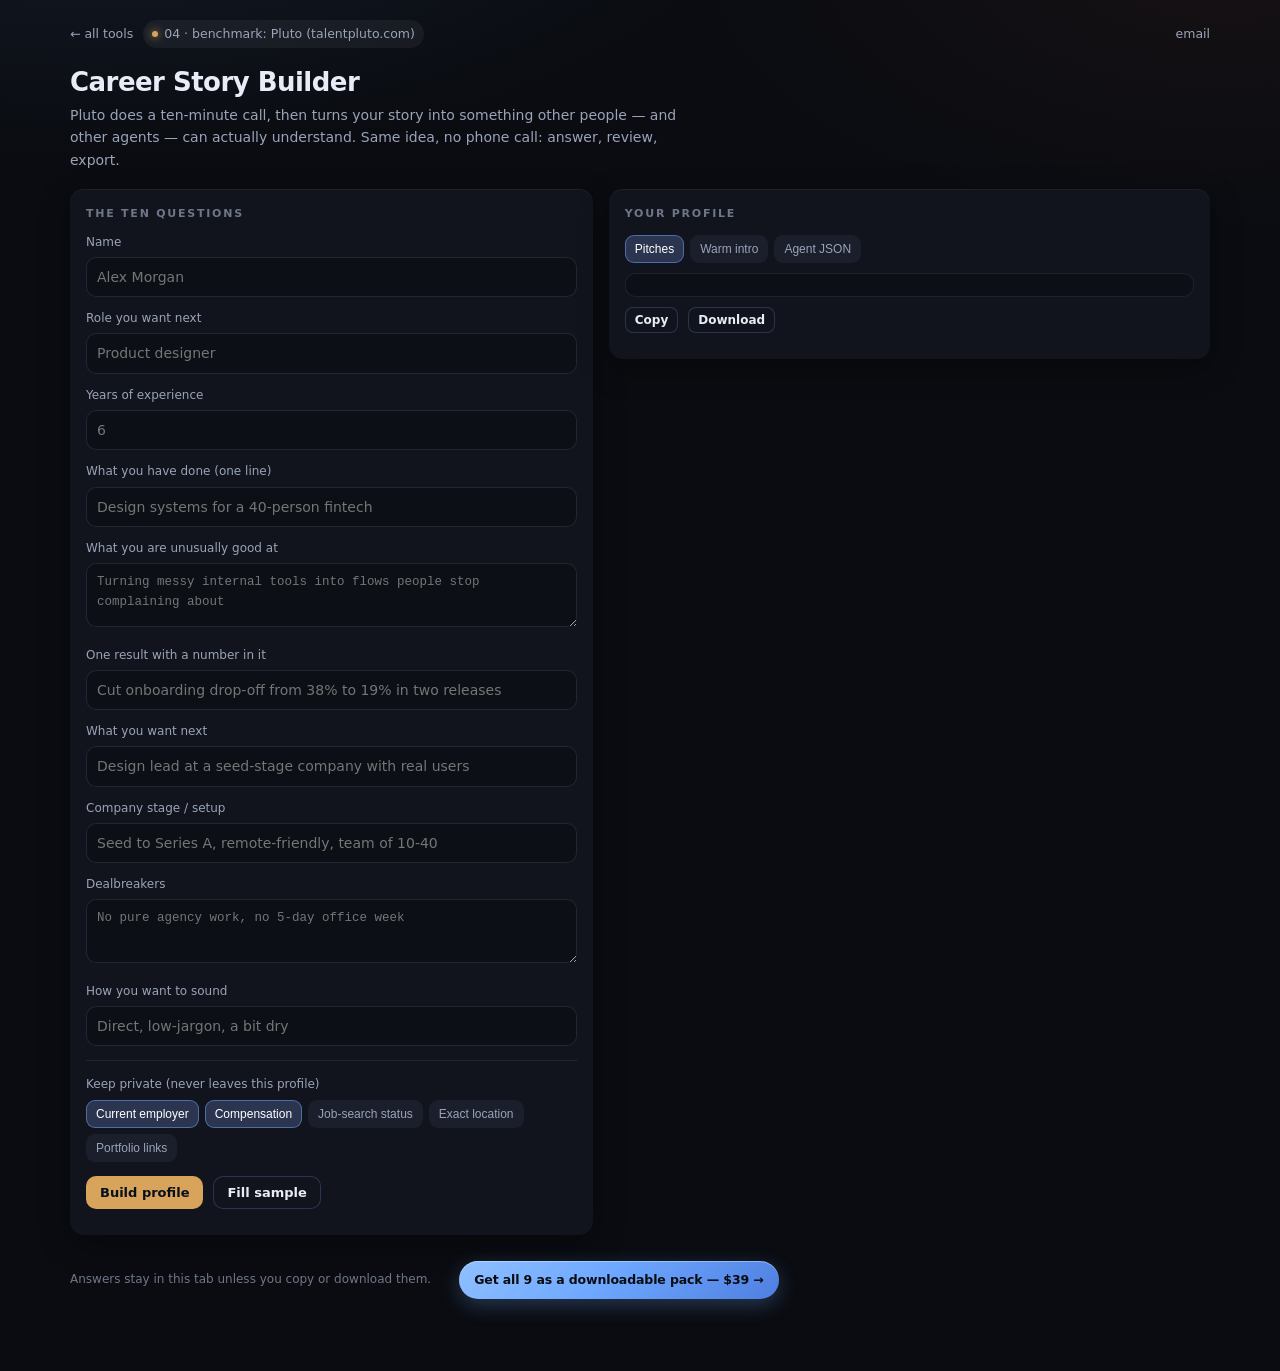
<file: career/index.html>
<!doctype html>
<html lang="en">
<head>
<meta charset="utf-8">
<meta http-equiv="Content-Security-Policy" content="default-src 'none'; style-src 'self' 'unsafe-inline'; script-src 'self' 'unsafe-inline'; img-src 'self' data:; connect-src 'none'; base-uri 'none'; form-action 'none'">
<meta name="referrer" content="no-referrer">
<link rel="icon" href="data:image/svg+xml,%3Csvg xmlns=%27http://www.w3.org/2000/svg%27 viewBox=%270 0 64 64%27%3E%3Crect width=%2764%27 height=%2764%27 rx=%2716%27 fill=%27%23121624%27/%3E%3Crect x=%2714%27 y=%2714%27 width=%2716%27 height=%2716%27 rx=%275%27 fill=%27%236ea8ff%27/%3E%3Crect x=%2734%27 y=%2714%27 width=%2716%27 height=%2716%27 rx=%275%27 fill=%27%23e2624a%27/%3E%3Crect x=%2714%27 y=%2734%27 width=%2716%27 height=%2716%27 rx=%275%27 fill=%27%234fd1b5%27/%3E%3Crect x=%2734%27 y=%2734%27 width=%2716%27 height=%2716%27 rx=%275%27 fill=%27%23d8a35a%27/%3E%3C/svg%3E">
<meta name="viewport" content="width=device-width,initial-scale=1">
<title>Career Story Builder — the 10-minute profile an agent can read</title>
<meta name="description" content="Answer ten questions and get a structured career profile: three pitches, proof, privacy switches, a warm-intro email and machine-readable JSON.">
<link rel="stylesheet" href="../assets/base.css">
<style>:root{--a:#d8a35a}</style>
<meta property="og:type" content="article">
<meta property="og:title" content="Career Story Builder — the 10-minute profile an agent can read">
<meta property="og:description" content="Answer ten questions and get a structured career profile: three pitches, proof, privacy switches, a warm-intro email and machine-readable JSON.">
<meta property="og:image" content="https://8-321.github.io/micro-tools/assets/cover.png">
</head>
<body>
<div class="wrap">
  <div class="top">
    <a href="../">← all tools</a>
    <span class="tag"><i></i>04 · benchmark: Pluto (talentpluto.com)</span>
    <span class="sp"></span><a id="mail" href="#" rel="nofollow">email</a>
  </div>

  <header class="hd">
    <h1>Career Story Builder</h1>
    <p>Pluto does a ten-minute call, then turns your story into something other people — and other agents — can actually understand. Same idea, no phone call: answer, review, export.</p>
  </header>

  <div class="grid">
    <section class="card pad">
      <h2>The ten questions</h2>
      <div id="form" class="stack"></div>
      <div class="hr"></div>
      <label class="f">Keep private (never leaves this profile)</label>
      <div class="chips" id="privacy"></div>
      <div class="row" style="margin-top:14px">
        <button class="btn" id="build">Build profile</button>
        <button class="btn ghost" id="sample">Fill sample</button>
      </div>
    </section>

    <section class="card pad">
      <h2>Your profile</h2>
      <div id="score" class="note" style="margin-bottom:12px"></div>
      <div id="out"></div>
      <div class="chips" style="margin-top:12px">
        <button class="chip" data-tab="pitch" aria-pressed="true">Pitches</button>
        <button class="chip" data-tab="intro" aria-pressed="false">Warm intro</button>
        <button class="chip" data-tab="json" aria-pressed="false">Agent JSON</button>
      </div>
      <pre id="pane" style="margin-top:10px"></pre>
      <div class="row" style="margin-top:10px">
        <button class="btn ghost sm" id="copy">Copy</button>
        <button class="btn ghost sm" id="dl">Download</button>
      </div>
    </section>
  </div>

  <footer><span>Answers stay in this tab unless you copy or download them.</span><span class="sp"></span><a class="buy" href="https://capafy.ai/agent/9-micro-tools-rebuilt-from-ai-startups/8720081509?ct=mt_github" target="_blank" rel="noopener">Get all 9 as a downloadable pack — $39 →</a></footer>
</div>
<script src="../assets/base.js"></script>
<script>
(function () {
  "use strict";
  var T = window.T;

  var Q = [
    ["name", "Name", "Alex Morgan"],
    ["role", "Role you want next", "Product designer"],
    ["years", "Years of experience", "6"],
    ["done", "What you have done (one line)", "Design systems for a 40-person fintech"],
    ["great", "What you are unusually good at", "Turning messy internal tools into flows people stop complaining about"],
    ["proof", "One result with a number in it", "Cut onboarding drop-off from 38% to 19% in two releases"],
    ["next", "What you want next", "Design lead at a seed-stage company with real users"],
    ["stage", "Company stage / setup", "Seed to Series A, remote-friendly, team of 10-40"],
    ["no", "Dealbreakers", "No pure agency work, no 5-day office week"],
    ["tone", "How you want to sound", "Direct, low-jargon, a bit dry"]
  ];

  var PRIV = ["Current employer", "Compensation", "Job-search status", "Exact location", "Portfolio links"];

  var SAMPLE = {
    name: "Alex Morgan", role: "Product designer", years: "6",
    done: "Design systems for a 40-person fintech",
    great: "Turning messy internal tools into flows people stop complaining about",
    proof: "Cut onboarding drop-off from 38% to 19% in two releases",
    next: "Design lead at a seed-stage company with real users",
    stage: "Seed to Series A, remote-friendly, team of 10-40",
    no: "No pure agency work, no 5-day office week",
    tone: "Direct, low-jargon, a bit dry"
  };

  var v = T.store.get("career.v", {}) || {};
  var priv = T.store.get("career.priv", ["Current employer", "Compensation"]);

  T.$("#form").innerHTML = Q.map(function (q) {
    var val = v[q[0]] || "";
    return '<div><label class="f" for="q-' + q[0] + '">' + T.esc(q[1]) + '</label>' +
      (q[0] === "great" || q[0] === "no"
        ? '<textarea id="q-' + q[0] + '" style="min-height:64px" placeholder="' + T.esc(q[2]) + '">' + T.esc(val) + '</textarea>'
        : '<input type="text" id="q-' + q[0] + '" value="' + T.esc(val) + '" placeholder="' + T.esc(q[2]) + '">') + '</div>';
  }).join("");

  T.$("#privacy").innerHTML = PRIV.map(function (p) {
    return '<button class="chip" data-p="' + T.esc(p) + '" aria-pressed="' + (priv.indexOf(p) > -1) + '">' + T.esc(p) + '</button>';
  }).join("");

  T.$$("#privacy .chip").forEach(function (c) {
    c.addEventListener("click", function () {
      var on = c.getAttribute("aria-pressed") === "true";
      c.setAttribute("aria-pressed", String(!on));
      priv = T.$$("#privacy .chip").filter(function (x) { return x.getAttribute("aria-pressed") === "true"; }).map(function (x) { return x.dataset.p; });
      T.store.set("career.priv", priv);
    });
  });

  function read() {
    var o = {};
    Q.forEach(function (q) { o[q[0]] = (T.$("#q-" + q[0]).value || "").trim(); });
    v = o; T.store.set("career.v", v); return o;
  }

  var tab = "pitch", built = null;

  function build() {
    var d = read();
    var filled = Q.filter(function (q) { return d[q[0]]; }).length;
    var years = d.years || "several";
    var oneLine = d.role + " with " + years + " years in " + (d.done || "the field").toLowerCase().replace(/\.$/, "") + ". " + (d.next ? "Next: " + d.next + "." : "");
    var twoLine = oneLine + "\n" + (d.great ? "Best at: " + d.great + ". " : "") + (d.proof ? "Proof: " + d.proof + "." : "");
    var thirty = [
      "I'm " + (d.name || "…") + ", a " + (d.role || "…") + " with " + years + " years of experience.",
      d.done ? "Most recently I worked on " + d.done + "." : "",
      d.great ? "What I'm actually good at is " + d.great + "." : "",
      d.proof ? "The clearest evidence: " + d.proof + "." : "",
      d.next ? "What I want next is " + d.next + "." : "",
      d.stage ? "The setup that fits me is " + d.stage + "." : "",
      priv.length ? "What I keep private: " + priv.join(", ").toLowerCase() + "." : ""
    ].filter(Boolean).join(" ") + (d.tone ? " — " + d.tone + "." : "");

    var json = {
      schema: "career-context/1",
      updated: new Date().toISOString().slice(0, 10),
      identity: { name: d.name || null, headline: oneLine },
      experience: d.done || null,
      strengths: d.great ? d.great.split(/[,;]/).map(function (s) { return s.trim(); }).filter(Boolean) : [],
      proof: d.proof ? [d.proof] : [],
      goals: { next_role: d.next || null, stage: d.stage || null, dealbreakers: d.no ? d.no.split(/[,;]/).map(function (s) { return s.trim(); }).filter(Boolean) : [] },
      tone: d.tone || null,
      privacy: { redact: priv, note: "Do not surface redacted fields to third parties." },
      pitches: { one_line: oneLine, two_line: twoLine, thirty_seconds: thirty }
    };

    var intro =
      "Subject: " + (d.role || "Design") + " — quick intro\n\n" +
      "Hi [name],\n\n" +
      "[Who introduced us] suggested I reach out. " + oneLine + "\n\n" +
      (d.proof ? "One thing that might be relevant to you: " + d.proof + ".\n\n" : "") +
      "I'm not fishing for a role that doesn't exist. If " + (d.next ? d.next.replace(/^./, function (c) { return c.toLowerCase(); }) : "this kind of work") + " is on your roadmap this year, I'd like 20 minutes to compare notes — and if it isn't, a pointer to who is hiring for it would be just as useful.\n\n" +
      "Best,\n" + (d.name || "[your name]") + "\n" +
      "[portfolio / profile link]";

    built = { oneLine: oneLine, twoLine: twoLine, thirty: thirty, json: json, intro: intro, filled: filled, d: d };
    render();
  }

  function current() {
    if (!built) return "";
    if (tab === "pitch") return "ONE LINE\n" + built.oneLine + "\n\nTWO LINES\n" + built.twoLine + "\n\nTHIRTY SECONDS\n" + built.thirty;
    if (tab === "intro") return built.intro;
    return JSON.stringify(built.json, null, 2);
  }

  function render() {
    if (!built) { T.$("#out").innerHTML = '<p class="note">Answer the ten questions, then hit Build profile.</p>'; T.$("#pane").textContent = ""; return; }
    T.$("#score").innerHTML = built.filled + "/10 answered · privacy: " + (priv.length ? T.esc(priv.join(", ")) : "nothing redacted") + " · export: pitches, email, JSON";
    T.$("#out").innerHTML =
      '<div class="kpis"><div class="kpi"><span>headline</span><b style="font-size:13px;font-weight:500">' + T.esc(built.d.role || "—") + '</b></div>' +
      '<div class="kpi"><span>years</span><b>' + T.esc(built.d.years || "—") + '</b></div>' +
      '<div class="kpi"><span>strengths listed</span><b>' + built.json.strengths.length + '</b></div>' +
      '<div class="kpi"><span>redacted</span><b>' + priv.length + '</b></div></div>';
    T.$("#pane").textContent = current();
  }

  T.$$(".chip[data-tab]").forEach(function (c) {
    c.addEventListener("click", function () {
      T.$$(".chip[data-tab]").forEach(function (x) { x.setAttribute("aria-pressed", "false"); });
      c.setAttribute("aria-pressed", "true"); tab = c.dataset.tab; render();
    });
  });

  T.$("#build").addEventListener("click", build);
  T.$("#sample").addEventListener("click", function () {
    Q.forEach(function (q) { T.$("#q-" + q[0]).value = SAMPLE[q[0]] || ""; });
    build();
  });
  T.$("#copy").addEventListener("click", function (e) { T.copy(current(), e.currentTarget); });
  T.$("#dl").addEventListener("click", function () {
    var ext = tab === "json" ? ".json" : ".md";
    T.download("career-" + tab + ext, current(), tab === "json" ? "application/json" : "text/markdown");
  });

  var user = ["3413", "7657", "21"].join(""), host = ["qq", "com"].join(".");
  T.$("#mail").href = "mailto:" + user + "@" + host + "?subject=" + encodeURIComponent("Career Story Builder");

  if (v.name) build();
})();
</script>
</body>
</html>
</file>
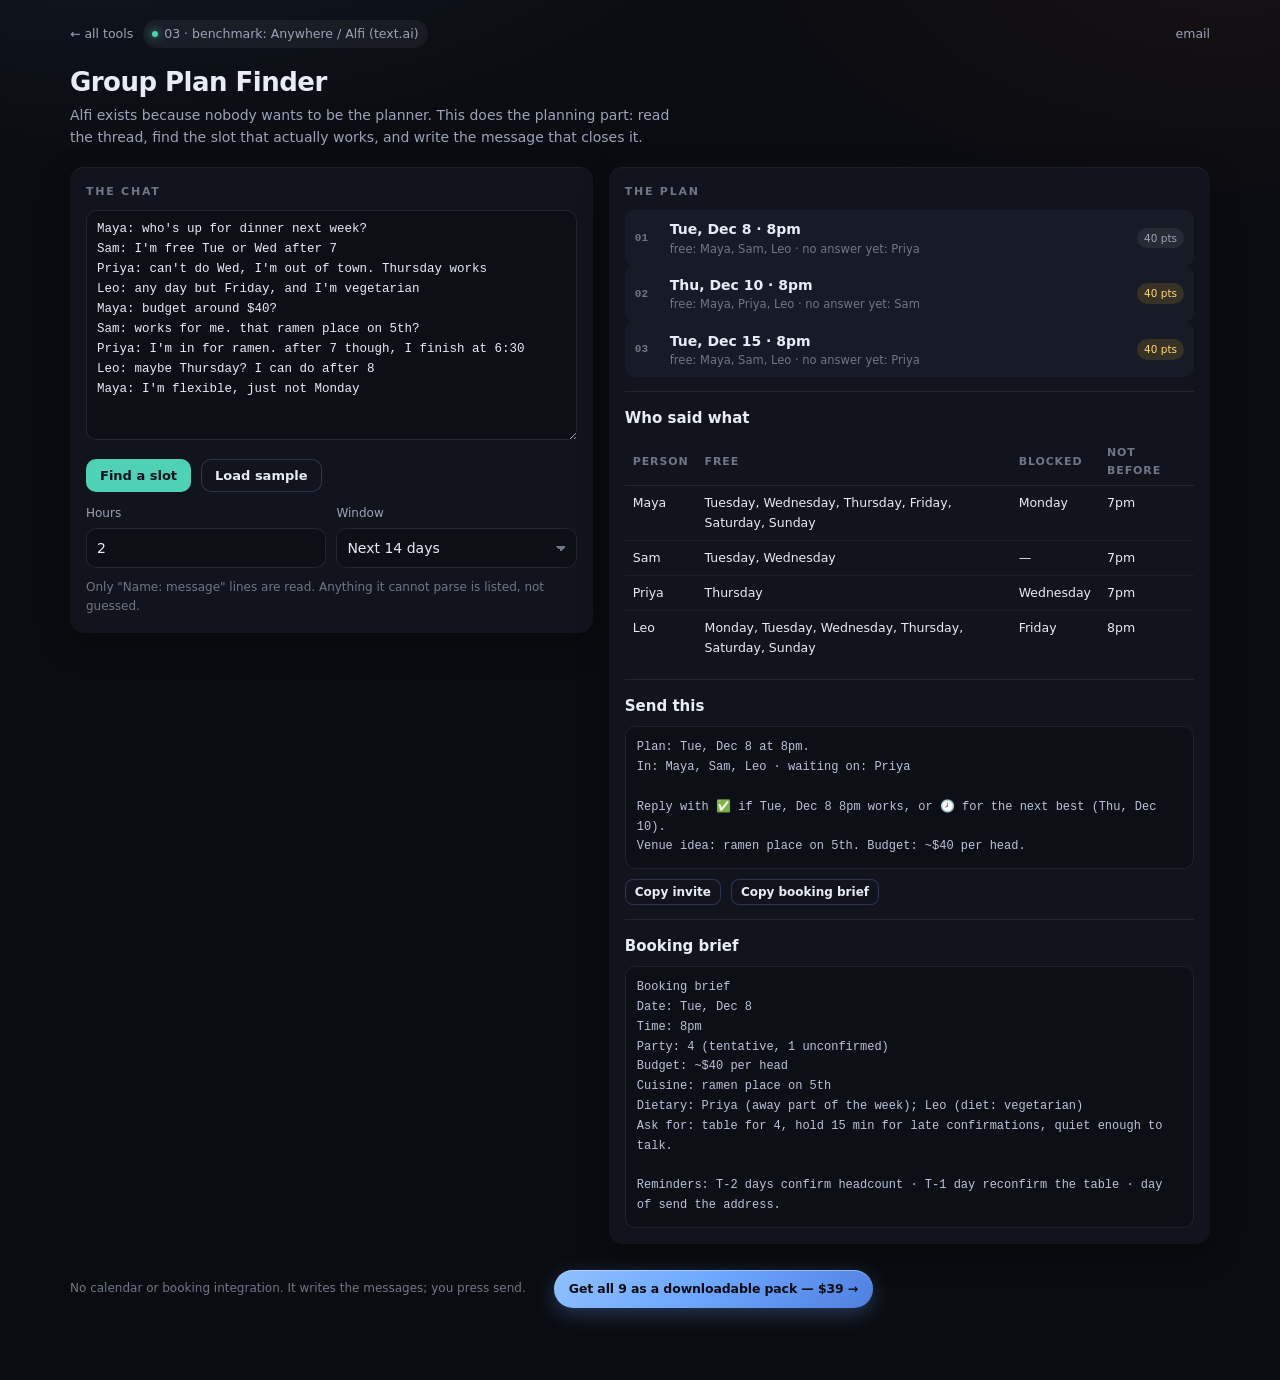
<file: group/index.html>
<!doctype html>
<html lang="en">
<head>
<meta charset="utf-8">
<meta http-equiv="Content-Security-Policy" content="default-src 'none'; style-src 'self' 'unsafe-inline'; script-src 'self' 'unsafe-inline'; img-src 'self' data:; connect-src 'none'; base-uri 'none'; form-action 'none'">
<meta name="referrer" content="no-referrer">
<link rel="icon" href="data:image/svg+xml,%3Csvg xmlns=%27http://www.w3.org/2000/svg%27 viewBox=%270 0 64 64%27%3E%3Crect width=%2764%27 height=%2764%27 rx=%2716%27 fill=%27%23121624%27/%3E%3Crect x=%2714%27 y=%2714%27 width=%2716%27 height=%2716%27 rx=%275%27 fill=%27%236ea8ff%27/%3E%3Crect x=%2734%27 y=%2714%27 width=%2716%27 height=%2716%27 rx=%275%27 fill=%27%23e2624a%27/%3E%3Crect x=%2714%27 y=%2734%27 width=%2716%27 height=%2716%27 rx=%275%27 fill=%27%234fd1b5%27/%3E%3Crect x=%2734%27 y=%2734%27 width=%2716%27 height=%2716%27 rx=%275%27 fill=%27%23d8a35a%27/%3E%3C/svg%3E">
<meta name="viewport" content="width=device-width,initial-scale=1">
<title>Group Plan Finder — read the chat, pick the slot, write the invite</title>
<meta name="description" content="Paste the group chat. It reads who is free when, ranks the slots, and writes the invite, the poll and the booking brief.">
<link rel="stylesheet" href="../assets/base.css">
<style>:root{--a:#4fd1b5}</style>
<meta property="og:type" content="article">
<meta property="og:title" content="Group Plan Finder — read the chat, pick the slot, write the invite">
<meta property="og:description" content="Paste the group chat. It reads who is free when, ranks the slots, and writes the invite, the poll and the booking brief.">
<meta property="og:image" content="https://8-321.github.io/micro-tools/assets/cover.png">
</head>
<body>
<div class="wrap">
  <div class="top">
    <a href="../">← all tools</a>
    <span class="tag"><i></i>03 · benchmark: Anywhere / Alfi (text.ai)</span>
    <span class="sp"></span><a id="mail" href="#" rel="nofollow">email</a>
  </div>

  <header class="hd">
    <h1>Group Plan Finder</h1>
    <p>Alfi exists because nobody wants to be the planner. This does the planning part: read the thread, find the slot that actually works, and write the message that closes it.</p>
  </header>

  <div class="grid">
    <section class="card pad">
      <h2>The chat</h2>
      <textarea id="src" spellcheck="false" style="min-height:230px"></textarea>
      <div class="row" style="margin-top:12px">
        <button class="btn" id="run">Find a slot</button>
        <button class="btn ghost" id="sample">Load sample</button>
      </div>
      <div class="split" style="margin-top:12px">
        <div><label class="f" for="dur">Hours</label><input type="number" id="dur" value="2" min="1" max="8"></div>
        <div><label class="f" for="when">Window</label><select id="when"><option value="7">Next 7 days</option><option value="14" selected>Next 14 days</option><option value="21">Next 21 days</option></select></div>
      </div>
      <p class="note" style="margin-top:10px">Only "Name: message" lines are read. Anything it cannot parse is listed, not guessed.</p>
    </section>

    <section class="card pad">
      <h2>The plan</h2>
      <div id="slots"></div>
      <div class="hr"></div>
      <h3 style="margin-bottom:8px">Who said what</h3>
      <div id="people"></div>
      <div class="hr"></div>
      <h3 style="margin-bottom:8px">Send this</h3>
      <pre id="invite"></pre>
      <div class="row" style="margin-top:10px">
        <button class="btn ghost sm" id="copyInvite">Copy invite</button>
        <button class="btn ghost sm" id="copyBrief">Copy booking brief</button>
      </div>
      <div class="hr"></div>
      <h3 style="margin-bottom:8px">Booking brief</h3>
      <pre id="brief"></pre>
    </section>
  </div>

  <footer><span>No calendar or booking integration. It writes the messages; you press send.</span><span class="sp"></span><a class="buy" href="https://capafy.ai/agent/9-micro-tools-rebuilt-from-ai-startups/8720081509?ct=mt_github" target="_blank" rel="noopener">Get all 9 as a downloadable pack — $39 →</a></footer>
</div>
<script src="../assets/base.js"></script>
<script>
(function () {
  "use strict";
  var T = window.T;

  var SAMPLE = [
    "Maya: who's up for dinner next week?",
    "Sam: I'm free Tue or Wed after 7",
    "Priya: can't do Wed, I'm out of town. Thursday works",
    "Leo: any day but Friday, and I'm vegetarian",
    "Maya: budget around $40?",
    "Sam: works for me. that ramen place on 5th?",
    "Priya: I'm in for ramen. after 7 though, I finish at 6:30",
    "Leo: maybe Thursday? I can do after 8",
    "Maya: I'm flexible, just not Monday"
  ].join("\n");

  var DOW = ["sun", "mon", "tue", "wed", "thu", "fri", "sat"];
  var NAMES = { sun: "Sunday", mon: "Monday", tue: "Tuesday", wed: "Wednesday", thu: "Thursday", fri: "Friday", sat: "Saturday" };

  function dayTokens(body) {
    var out = [], low = body.toLowerCase();
    DOW.forEach(function (d) { if (new RegExp("\\b" + d + "(s|day|nesday|rsday|urday)?\\b").test(low)) out.push(d); });
    if (/\bweekend/.test(low)) out.push("sat", "sun");
    if (/\bweekday/.test(low) && !out.length) out.push("mon", "tue", "wed", "thu", "fri");
    if (/\btomorrow\b/.test(low)) { var t = new Date(); t.setDate(t.getDate() + 1); out.push(DOW[t.getDay()]); }
    if (/\btonight\b/.test(low)) out.push(DOW[new Date().getDay()]);
    return out.filter(function (v, i, a) { return a.indexOf(v) === i; });
  }

  function timeFloor(body) {
    var m = body.match(/\bafter\s+(\d{1,2})(?::(\d{2}))?\s*(pm|am)?/i);
    if (m) { var h = +m[1]; if (m[3] && m[3].toLowerCase() === "pm" && h < 12) h += 12; if (!m[3] && h <= 11 && h >= 5) h += 12; return h * 60 + (+m[2] || 0); }
    m = body.match(/\b(\d{1,2})(?::(\d{2}))?\s*(pm|am)\b/i);
    if (m) { var h2 = +m[1]; if (m[3].toLowerCase() === "pm" && h2 < 12) h2 += 12; return h2 * 60 + (+m[2] || 0); }
    if (/\blunch\b/i.test(body)) return 12 * 60 + 30;
    if (/\bdinner\b/i.test(body)) return 19 * 60;
    return null;
  }

  var ALLDAYS = ["mon", "tue", "wed", "thu", "fri", "sat", "sun"];

  function parse(text) {
    var people = {}, unknown = [];
    text.split(/\n/).forEach(function (raw) {
      var line = raw.trim(); if (!line) return;
      var m = line.match(/^([A-Z][a-zA-Z]{1,14})\s*:\s*(.+)$/);
      var who = m ? m[1] : null, body = m ? m[2] : line;
      if (!who) { unknown.push(line); return; }
      var p = people[who] = people[who] || { name: who, free: [], blocked: [], floor: null, notes: [] };
      var flexible = /\b(any day|anytime|whenever|flexible|up to you|no preference)\b/i.test(body);
      if (flexible) ALLDAYS.forEach(function (d) { if (p.free.indexOf(d) < 0) p.free.push(d); });
      var norm = body.replace(/\b(any day|everything|all days?)\s+(but|except)\s+/i, "not ");
      norm.split(/[,;.]|\bbut\b|\bexcept\b/i).forEach(function (cl) {
        var days = dayTokens(cl);
        if (!days.length) return;
        var maybe = /\b(maybe|not sure|tbd)\b/i.test(cl) && !/\bnot sure if\b/i.test(cl);
        var neg = !maybe && /\b(can'?t|cannot|won'?t|not free|busy|out of town|away|no good|unavailable|except|not)\b/i.test(cl);
        var pos = /\b(free|works|i'?m in|count me in|can do|available|good|yes|in)\b/i.test(cl);
        days.forEach(function (d) {
          if (neg) {
            if (p.blocked.indexOf(d) < 0) p.blocked.push(d);
            var fi = p.free.indexOf(d); if (fi > -1) p.free.splice(fi, 1);
          } else if (pos || maybe) {
            if (p.free.indexOf(d) < 0) p.free.push(d);
            var bi = p.blocked.indexOf(d); if (bi > -1) p.blocked.splice(bi, 1);
          }
        });
      });
      var fl = timeFloor(body); if (fl != null) p.floor = Math.max(p.floor || 0, fl);
      if (/\bvegetarian|vegan|halal|gluten|allerg/i.test(body)) p.notes.push("diet: " + ((body.match(/\b(vegetarian|vegan|halal|gluten[- ]free|allerg\w*)\b/i) || [])[1] || "noted"));
      if (/\bout of town|away|travel/i.test(body)) p.notes.push("away part of the week");
      p.notes = p.notes.filter(function (v, i, a) { return a.indexOf(v) === i; });
    });
    return { people: people, unknown: unknown };
  }

  function candidates(parsed, windowDays) {
    var res = [], today = new Date(); today.setHours(0, 0, 0, 0);
    var names = Object.keys(parsed.people);
    for (var i = 1; i <= windowDays; i++) {
      var d = new Date(today); d.setDate(d.getDate() + i);
      var dow = DOW[d.getDay()];
      var free = [], blocked = [], unknownP = [];
      names.forEach(function (n) {
        var p = parsed.people[n];
        if (p.blocked.indexOf(dow) > -1) blocked.push(n);
        else if (p.free.indexOf(dow) > -1) free.push(n);
        else unknownP.push(n);
      });
      var score = free.length * 10 + unknownP.length * 6;
      if (!blocked.length) score += 4;
      res.push({ date: d, dow: dow, free: free, blocked: blocked, unknown: unknownP, score: score });
    }
    res.sort(function (a, b) { return b.score - a.score || a.date - b.date; });
    return res;
  }

  function fmtDate(d) { return d.toLocaleDateString("en-US", { weekday: "short", month: "short", day: "numeric" }); }
  function fmtTime(mins) { var h = Math.floor(mins / 60), m = mins % 60; var ap = h >= 12 ? "pm" : "am"; var hh = h % 12 || 12; return hh + (m ? ":" + String(m).padStart(2, "0") : "") + ap; }

  var state = { parsed: null, top: null, brief: "", invite: "" };

  function run() {
    var parsed = parse(T.$("#src").value);
    var windowDays = +T.$("#when").value;
    var cands = candidates(parsed, windowDays);
    var top = cands.slice(0, 3);

    var maxFloor = 19 * 60;
    Object.keys(parsed.people).forEach(function (n) { if (parsed.people[n].floor) maxFloor = Math.max(maxFloor, parsed.people[n].floor); });
    maxFloor = Math.ceil(maxFloor / 30) * 30;
    state.parsed = parsed; state.top = top;

    T.$("#slots").innerHTML = top.map(function (c, i) {
      var cls = i === 0 ? "good" : "warn";
      return '<div class="check" style="align-items:center"><span style="min-width:26px;font:600 11px var(--mono);color:var(--tx3)">0' + (i + 1) + '</span><span style="flex:1"><b>' + fmtDate(c.date) + ' · ' + fmtTime(maxFloor) + '</b><small>' +
        (c.free.length ? "free: " + c.free.join(", ") : "no explicit yes") +
        (c.blocked.length ? " · can't: " + c.blocked.join(", ") : "") +
        (c.unknown.length ? " · no answer yet: " + c.unknown.join(", ") : "") + '</small></span><span class="pill ' + cls + '">' + c.score + ' pts</span></div>';
    }).join("");

    T.$("#people").innerHTML = '<table><thead><tr><th>Person</th><th>Free</th><th>Blocked</th><th>Not before</th></tr></thead><tbody>' +
      Object.keys(parsed.people).map(function (n) {
        var p = parsed.people[n];
        return '<tr><td>' + T.esc(n) + '</td><td>' + (p.free.map(function (d) { return NAMES[d]; }).join(", ") || "—") + '</td><td>' + (p.blocked.map(function (d) { return NAMES[d]; }).join(", ") || "—") + '</td><td>' + (p.floor ? fmtTime(p.floor) : "—") + '</td></tr>';
      }).join("") + '</tbody></table>' +
      (parsed.unknown.length ? '<p class="note" style="margin-top:8px">Ignored lines (no "Name:" prefix): ' + parsed.unknown.length + '</p>' : "");

    if (!top.length) {
      T.$("#invite").textContent = "Not enough in the chat to propose a slot.";
      T.$("#brief").textContent = "";
      return;
    }
    var best = top[0];
    var all = Object.keys(parsed.people);
    var size = all.length;
    var budget = (T.$("#src").value.match(/[$£€]\s?\d{1,4}/) || [])[0];
    var CUISINE = /\b(ramen|pizza|sushi|tacos|thai|korean|bbq|brunch|coffee|bar|steak|hotpot|noodles|dim sum)\b[^.,!?]*/i;
    var venue = (T.$("#src").value.match(CUISINE) || [])[0] || "";

    state.invite = "Plan: " + fmtDate(best.date) + " at " + fmtTime(maxFloor) + ".\n" +
      "In: " + (best.free.join(", ") || "nobody has confirmed yet") + (best.unknown.length ? " · waiting on: " + best.unknown.join(", ") : "") + (best.blocked.length ? "\nOut: " + best.blocked.join(", ") : "") + "\n\n" +
      "Reply with ✅ if " + fmtDate(best.date) + " " + fmtTime(maxFloor) + " works, or 🕗 for the next best (" + fmtDate(top[1].date) + ")." +
      (venue ? "\nVenue idea: " + venue.trim() + "." : "") +
      (budget ? " Budget: ~" + budget + " per head." : "");

    state.brief = "Booking brief\n" +
      "Date: " + fmtDate(best.date) + "\nTime: " + fmtTime(maxFloor) + "\nParty: " + size + (best.unknown.length ? " (tentative, " + best.unknown.length + " unconfirmed)" : "") + "\n" +
      (budget ? "Budget: ~" + budget + " per head\n" : "") +
      (venue ? "Cuisine: " + venue.trim() + "\n" : "") +
      "Dietary: " + (all.map(function (n) { return parsed.people[n].notes.length ? n + " (" + parsed.people[n].notes.join("; ") + ")" : null; }).filter(Boolean).join("; ") || "none declared") + "\n" +
      "Ask for: table for " + size + ", " + (best.unknown.length ? "hold 15 min for late confirmations, " : "") + "quiet enough to talk.\n\n" +
      "Reminders: T-2 days confirm headcount · T-1 day reconfirm the table · day of send the address.";

    T.$("#invite").textContent = state.invite;
    T.$("#brief").textContent = state.brief;
  }

  T.$("#run").addEventListener("click", run);
  T.$("#sample").addEventListener("click", function () { T.$("#src").value = SAMPLE; run(); });
  T.$("#when").addEventListener("change", run);
  T.$("#dur").addEventListener("change", run);
  T.$("#copyInvite").addEventListener("click", function (e) { T.copy(state.invite, e.currentTarget); });
  T.$("#copyBrief").addEventListener("click", function (e) { T.copy(state.brief, e.currentTarget); });

  var user = ["3413", "7657", "21"].join(""), host = ["qq", "com"].join(".");
  T.$("#mail").href = "mailto:" + user + "@" + host + "?subject=" + encodeURIComponent("Group Plan Finder");

  T.$("#src").value = SAMPLE;
  run();
})();
</script>
</body>
</html>
</file>
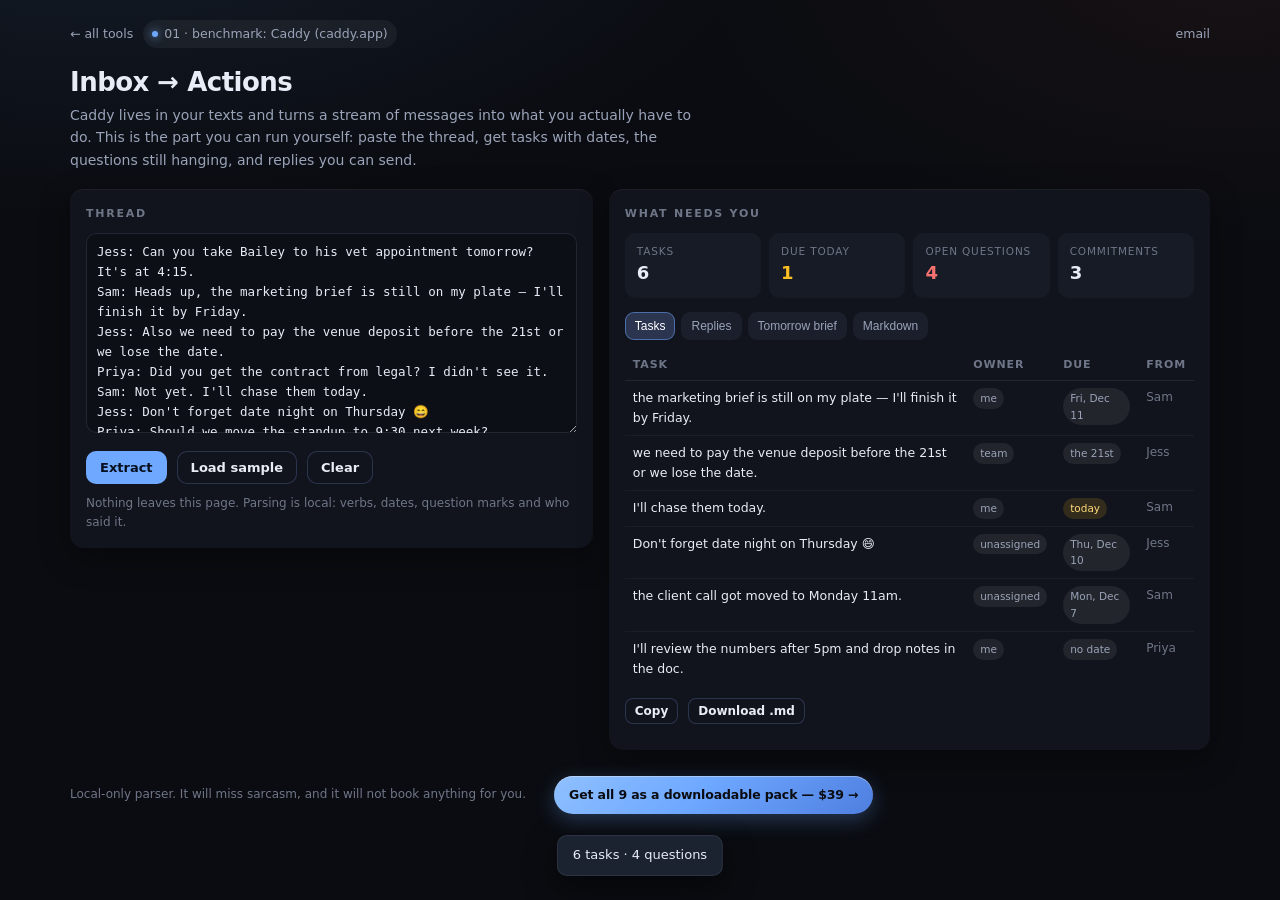
<file: inbox/index.html>
<!doctype html>
<html lang="en">
<head>
<meta charset="utf-8">
<meta http-equiv="Content-Security-Policy" content="default-src 'none'; style-src 'self' 'unsafe-inline'; script-src 'self' 'unsafe-inline'; img-src 'self' data:; connect-src 'none'; base-uri 'none'; form-action 'none'">
<meta name="referrer" content="no-referrer">
<link rel="icon" href="data:image/svg+xml,%3Csvg xmlns=%27http://www.w3.org/2000/svg%27 viewBox=%270 0 64 64%27%3E%3Crect width=%2764%27 height=%2764%27 rx=%2716%27 fill=%27%23121624%27/%3E%3Crect x=%2714%27 y=%2714%27 width=%2716%27 height=%2716%27 rx=%275%27 fill=%27%236ea8ff%27/%3E%3Crect x=%2734%27 y=%2714%27 width=%2716%27 height=%2716%27 rx=%275%27 fill=%27%23e2624a%27/%3E%3Crect x=%2714%27 y=%2734%27 width=%2716%27 height=%2716%27 rx=%275%27 fill=%27%234fd1b5%27/%3E%3Crect x=%2734%27 y=%2734%27 width=%2716%27 height=%2716%27 rx=%275%27 fill=%27%23d8a35a%27/%3E%3C/svg%3E">
<meta name="viewport" content="width=device-width,initial-scale=1">
<title>Inbox → Actions — turn a chat thread into tasks, replies and a brief</title>
<meta name="description" content="Paste a messy message thread and get a task list with due dates, the questions that still need an answer, draft replies and a tomorrow brief. Runs locally.">
<link rel="stylesheet" href="../assets/base.css">
<style>:root{--a:#6ea8ff}</style>
<meta property="og:type" content="article">
<meta property="og:title" content="Inbox → Actions — turn a chat thread into tasks, replies and a brief">
<meta property="og:description" content="Paste a messy message thread and get a task list with due dates, the questions that still need an answer, draft replies and a tomorrow brief. Runs locally.">
<meta property="og:image" content="https://8-321.github.io/micro-tools/assets/cover.png">
</head>
<body>
<div class="wrap">
  <div class="top">
    <a href="../">← all tools</a>
    <span class="tag"><i></i>01 · benchmark: Caddy (caddy.app)</span>
    <span class="sp"></span>
    <a id="mail" href="#" rel="nofollow">email</a>
  </div>

  <header class="hd">
    <h1>Inbox → Actions</h1>
    <p>Caddy lives in your texts and turns a stream of messages into what you actually have to do. This is the part you can run yourself: paste the thread, get tasks with dates, the questions still hanging, and replies you can send.</p>
  </header>

  <div class="grid">
    <section class="card pad">
      <h2>Thread</h2>
      <textarea id="src" spellcheck="false" style="min-height:200px" placeholder="Paste messages, one per line. Speaker prefixes like 'Jess: ' are fine."></textarea>
      <div class="row" style="margin-top:12px">
        <button class="btn" id="run">Extract</button>
        <button class="btn ghost" id="sample">Load sample</button>
        <button class="btn ghost" id="clear">Clear</button>
      </div>
      <p class="note" style="margin-top:10px">Nothing leaves this page. Parsing is local: verbs, dates, question marks and who said it.</p>
    </section>

    <section class="card pad">
      <h2>What needs you</h2>
      <div class="kpis" id="kpis">
        <div class="kpi"><span>tasks</span><b id="kTasks">0</b></div>
        <div class="kpi warn"><span>due today</span><b id="kToday">0</b></div>
        <div class="kpi bad"><span>open questions</span><b id="kQ">0</b></div>
        <div class="kpi"><span>commitments</span><b id="kC">0</b></div>
      </div>
      <div class="chips" style="margin:14px 0 10px">
        <button class="chip" data-tab="tasks" aria-pressed="true">Tasks</button>
        <button class="chip" data-tab="replies" aria-pressed="false">Replies</button>
        <button class="chip" data-tab="brief" aria-pressed="false">Tomorrow brief</button>
        <button class="chip" data-tab="md" aria-pressed="false">Markdown</button>
      </div>
      <div id="pane"></div>
      <div class="row" style="margin-top:12px">
        <button class="btn ghost sm" id="copy">Copy</button>
        <button class="btn ghost sm" id="dl">Download .md</button>
      </div>
    </section>
  </div>

  <footer><span>Local-only parser. It will miss sarcasm, and it will not book anything for you.</span><span class="sp"></span><a class="buy" href="https://capafy.ai/agent/9-micro-tools-rebuilt-from-ai-startups/8720081509?ct=mt_github" target="_blank" rel="noopener">Get all 9 as a downloadable pack — $39 →</a></footer>
</div>
<script src="../assets/base.js"></script>
<script>
(function () {
  "use strict";
  var T = window.T;
  var SAMPLE = [
    "Jess: Can you take Bailey to his vet appointment tomorrow? It's at 4:15.",
    "Sam: Heads up, the marketing brief is still on my plate — I'll finish it by Friday.",
    "Jess: Also we need to pay the venue deposit before the 21st or we lose the date.",
    "Priya: Did you get the contract from legal? I didn't see it.",
    "Sam: Not yet. I'll chase them today.",
    "Jess: Don't forget date night on Thursday 😄",
    "Priya: Should we move the standup to 9:30 next week?",
    "Sam: FYI the client call got moved to Monday 11am.",
    "Jess: Can you send over the updated deck tonight?",
    "Priya: I'll review the numbers after 5pm and drop notes in the doc."
  ].join("\n");

  var MONTHS = { jan: 0, feb: 1, mar: 2, apr: 3, may: 4, jun: 5, jul: 6, aug: 7, sep: 8, oct: 9, nov: 10, dec: 11 };
  var DAYS = ["Sunday", "Monday", "Tuesday", "Wednesday", "Thursday", "Friday", "Saturday"];
  var NOW = new Date();

  function fmtDate(d) {
    return d.toLocaleDateString("en-US", { weekday: "short", month: "short", day: "numeric" });
  }
  function atHour(h) { var d = new Date(NOW); d.setHours(h, 0, 0, 0); return d; }

  function dueOf(line) {
    var m, d = new Date(NOW);
    if (/\btonight\b/i.test(line)) return { date: atHour(20), label: "tonight" };
    if (/\btoday\b/i.test(line)) return { date: atHour(18), label: "today" };
    if (/\btomorrow\b/i.test(line)) { d.setDate(d.getDate() + 1); return { date: d, label: "tomorrow" }; }
    if (/\bnext week\b/i.test(line)) { d.setDate(d.getDate() + 7); return { date: d, label: "next week" }; }
    if (/\b(eod|end of day)\b/i.test(line)) return { date: atHour(18), label: "end of day" };
    if (/\b(eow|end of week)\b/i.test(line)) { d.setDate(d.getDate() + ((5 - d.getDay() + 7) % 7)); return { date: d, label: "end of week" }; }
    if (/\bthe 21st\b/i.test(line)) { var dd = new Date(NOW.getFullYear(), NOW.getMonth(), 21); return { date: dd, label: "the 21st" }; }
    m = line.match(/\b(jan|feb|mar|apr|may|jun|jul|aug|sep|oct|nov|dec)[a-z]*\.?\s+(\d{1,2})\b/i);
    if (m) { var mo = MONTHS[m[1].slice(0, 3).toLowerCase()], dy = +m[2]; var y = NOW.getFullYear(); var x = new Date(y, mo, dy); if (x < NOW) x.setFullYear(y + 1); return { date: x, label: fmtDate(x) }; }
    m = line.match(/\b(\d{1,2})\/(\d{1,2})(?:\/(\d{2,4}))?\b/);
    if (m) { var mm = +m[1] - 1, dn = +m[2]; var yy = m[3] ? (+m[3] < 100 ? 2000 + +m[3] : +m[3]) : NOW.getFullYear(); var z = new Date(yy, mm, dn); return { date: z, label: fmtDate(z) }; }
    m = line.match(/\b(?:by|before|on|until)\s+(mon|tues|wednes|thurs|fri|satur|sun)day\b/i);
    if (!m) m = line.match(/\b(mon|tues|wednes|thurs|fri|satur|sun)day\b/i);
    if (m) {
      var key = m[1].toLowerCase(); var target = { mon: 1, tues: 2, wednes: 3, thurs: 4, fri: 5, satur: 6, sun: 0 }[key];
      var delta = (target - NOW.getDay() + 7) % 7; if (delta === 0) delta = 7;
      var nd = new Date(NOW); nd.setDate(nd.getDate() + delta); return { date: nd, label: fmtDate(nd) };
    }
    m = line.match(/\bin\s+(\d+)\s+(hour|day|week)s?\b/i);
    if (m) { var nd2 = new Date(NOW); var n = +m[1]; if (m[2] === "hour") nd2.setHours(nd2.getHours() + n); else if (m[2] === "day") nd2.setDate(nd2.getDate() + n); else nd2.setDate(nd2.getDate() + n * 7); return { date: nd2, label: "in " + n + " " + m[2] + (n > 1 ? "s" : "") }; }
    return null;
  }

  var ACTION = /\b(send|email|book|pay|submit|review|update|finish|fix|schedule|prepare|renew|cancel|order|file|draft|reply|confirm|sign|share|check|ask|buy|collect|upload|print|take|drop|chase|move|call|write|clean|plan)\b/i;
  var QUESTION = /(\?|^(can|could|would|will|are|do|did|should|what|when|where|who|which|how)\b|\b(can|could|would) you\b)/i;
  var FYI = /\b(fyi|heads up|reminder|don't forget|do not forget|note that|just so you know|for your info)\b/i;
  var PROMISE = /\b(i'll|i will|we'll|we will|going to|gonna|on it|will do)\b/i;

  function clean(line) {
    return line.replace(/^\s*[-*•]\s*/, "").replace(/^\s*\[\s?\]\s*/, "")
      .replace(/^[A-Z][a-z]{1,12}:\s*/, "")
      .replace(/^(heads up|fyi|not yet|also)[,:.]?\s+/i, "")
      .replace(/\s+/g, " ").trim();
  }
  function speakerOf(line) {
    var m = line.match(/^([A-Z][a-z]{1,12}):\s*/);
    return m ? m[1] : "";
  }
  function ownerOf(line) {
    if (/^(can|could|would) you\b|^please\b/i.test(line)) return "you";
    if (/\b(i'll|i will|we'll|we will)\b/i.test(line)) return /^we/i.test(line) ? "team" : "me";
    if (/^(we|let's)\b/i.test(line)) return "team";
    return "unassigned";
  }

  var data = { tasks: [], questions: [], promises: [], fyi: [], lines: 0 };
  var tab = "tasks";

  function parse(text) {
    var lines = text.split(/\n+/).map(function (l) { return l.trim(); }).filter(Boolean);
    var out = { tasks: [], questions: [], promises: [], fyi: [], lines: lines.length };
    lines.forEach(function (raw) {
      var body = clean(raw);
      if (!body) return;
      var who = speakerOf(raw);
      var due = dueOf(body);
      if (/\?$/.test(body) || (QUESTION.test(body) && /\b(you|we|they)\b/i.test(body))) {
        out.questions.push({ text: body, who: who, due: due });
        return;
      }
      if (FYI.test(body)) { out.fyi.push({ text: body, who: who }); }
      if (PROMISE.test(body)) { out.promises.push({ text: body, who: who, due: due, owner: ownerOf(body) }); }
      if (ACTION.test(body) || due) {
        out.tasks.push({ text: body.replace(/^also\s+/i, ""), who: who, due: due, owner: ownerOf(body), raw: raw });
      }
    });
    var seen = {};
    out.tasks = out.tasks.filter(function (t) { var k = t.text.toLowerCase(); if (seen[k]) return false; seen[k] = 1; return true; });
    return out;
  }

  function dueCell(t) {
    if (!t.due) return '<span class="pill">no date</span>';
    var days = Math.round((t.due.date - new Date(NOW.getFullYear(), NOW.getMonth(), NOW.getDate())) / 86400000);
    var cls = days <= 0 ? "bad" : days <= 2 ? "warn" : "";
    return '<span class="pill ' + cls + '">' + T.esc(t.due.label) + '</span>';
  }

  function render() {
    T.$("#kTasks").textContent = data.tasks.length;
    T.$("#kToday").textContent = data.tasks.filter(function (t) { return t.due && t.due.date.toDateString() === NOW.toDateString(); }).length;
    T.$("#kQ").textContent = data.questions.length;
    T.$("#kC").textContent = data.promises.length;

    var pane = T.$("#pane");
    if (tab === "tasks") {
      if (!data.tasks.length) { pane.innerHTML = '<p class="note">Nothing parsed yet. Paste a thread and hit Extract.</p>'; return; }
      pane.innerHTML = '<table><thead><tr><th>Task</th><th>Owner</th><th>Due</th><th>From</th></tr></thead><tbody>' +
        data.tasks.map(function (t) {
          return '<tr><td>' + T.esc(t.text) + '</td><td><span class="pill">' + t.owner + '</span></td><td>' + dueCell(t) + '</td><td class="note">' + T.esc(t.who || "—") + '</td></tr>';
        }).join("") + '</tbody></table>';
    } else if (tab === "replies") {
      if (!data.questions.length) { pane.innerHTML = '<p class="note">No open questions found.</p>'; return; }
      pane.innerHTML = data.questions.map(function (q, i) {
        var d = q.due ? q.due.label : "end of day";
        var body = /^(can|could|would)\b/i.test(q.text)
          ? "Yes — I can take that. I'll confirm the details by " + d + "."
          : /^(when|what time|which)\b/i.test(q.text)
            ? "I'm aiming for " + d + ". Does that work on your side? Once you confirm I'll lock it in."
            : "Short answer: yes. I'll send the specifics by " + d + ".";
        return '<div style="margin-bottom:12px"><div class="note" style="margin-bottom:6px">↳ ' + T.esc(q.text) + '</div><pre style="max-height:none">' + T.esc(body) + '</pre></div>';
      }).join("");
    } else if (tab === "brief") {
      var today = data.tasks.filter(function (t) { return t.due && t.due.date <= atHour(23) && t.due.date >= new Date(NOW.getFullYear(), NOW.getMonth(), NOW.getDate()); });
      var later = data.tasks.filter(function (t) { return !t.due || t.due.date > atHour(23); });
      function row(t) { return '<li>' + T.esc(t.text) + (t.due ? ' <span class="pill ' + (t.due.date <= atHour(23) ? "bad" : "warn") + '">' + T.esc(t.due.label) + '</span>' : '') + '</li>'; }
      pane.innerHTML =
        '<h3 style="margin-bottom:8px">Due now</h3><ul style="padding-left:18px;color:var(--tx2);font-size:13px">' + (today.map(row).join("") || "<li>Nothing dated today.</li>") + '</ul>' +
        '<div class="hr"></div><h3 style="margin-bottom:8px">Waiting on you</h3><ul style="padding-left:18px;color:var(--tx2);font-size:13px">' + (later.map(row).join("") || "<li>Clear.</li>") + '</ul>' +
        (data.questions.length ? '<div class="hr"></div><h3 style="margin-bottom:8px">Answer these</h3><ul style="padding-left:18px;color:var(--tx2);font-size:13px">' + data.questions.map(function (q) { return "<li>" + T.esc(q.text) + "</li>"; }).join("") + '</ul>' : "");
    } else {
      pane.innerHTML = '<pre>' + T.esc(markdown()) + '</pre>';
    }
  }

  function markdown() {
    var out = ["# Actions — " + fmtDate(NOW), ""];
    out.push("## Tasks");
    if (!data.tasks.length) out.push("_none_");
    data.tasks.forEach(function (t) { out.push("- [ ] " + t.text + (t.due ? " — due " + t.due.label : "") + (t.owner !== "unassigned" ? " (owner: " + t.owner + ")" : "")); });
    out.push("", "## Open questions");
    if (!data.questions.length) out.push("_none_");
    data.questions.forEach(function (q) { out.push("- " + q.text); });
    out.push("", "## Commitments");
    if (!data.promises.length) out.push("_none_");
    data.promises.forEach(function (p) { out.push("- " + p.text + " → " + p.owner); });
    out.push("", "## FYI");
    if (!data.fyi.length) out.push("_none_");
    data.fyi.forEach(function (f) { out.push("- " + f.text); });
    return out.join("\n");
  }

  function run() {
    data = parse(T.$("#src").value);
    render();
    T.toast(data.tasks.length + " tasks · " + data.questions.length + " questions");
  }

  T.$("#run").addEventListener("click", run);
  T.$("#sample").addEventListener("click", function () { T.$("#src").value = SAMPLE; run(); });
  T.$("#clear").addEventListener("click", function () { T.$("#src").value = ""; data = { tasks: [], questions: [], promises: [], fyi: [], lines: 0 }; render(); });
  T.$$(".chip[data-tab]").forEach(function (c) {
    c.addEventListener("click", function () {
      T.$$(".chip[data-tab]").forEach(function (x) { x.setAttribute("aria-pressed", "false"); });
      c.setAttribute("aria-pressed", "true"); tab = c.dataset.tab; render();
    });
  });
  T.$("#copy").addEventListener("click", function (e) { T.copy(tab === "md" ? markdown() : T.$("#pane").innerText, e.currentTarget); });
  T.$("#dl").addEventListener("click", function () { T.download("actions-" + new Date().toISOString().slice(0, 10) + ".md", markdown(), "text/markdown"); });

  var user = ["3413", "7657", "21"].join(""), host = ["qq", "com"].join(".");
  T.$("#mail").href = "mailto:" + user + "@" + host + "?subject=" + encodeURIComponent("Inbox → Actions");

  T.$("#src").addEventListener("input", T.debounce(run, 450));
  T.$("#src").value = SAMPLE;
  run();
})();
</script>
</body>
</html>
</file>
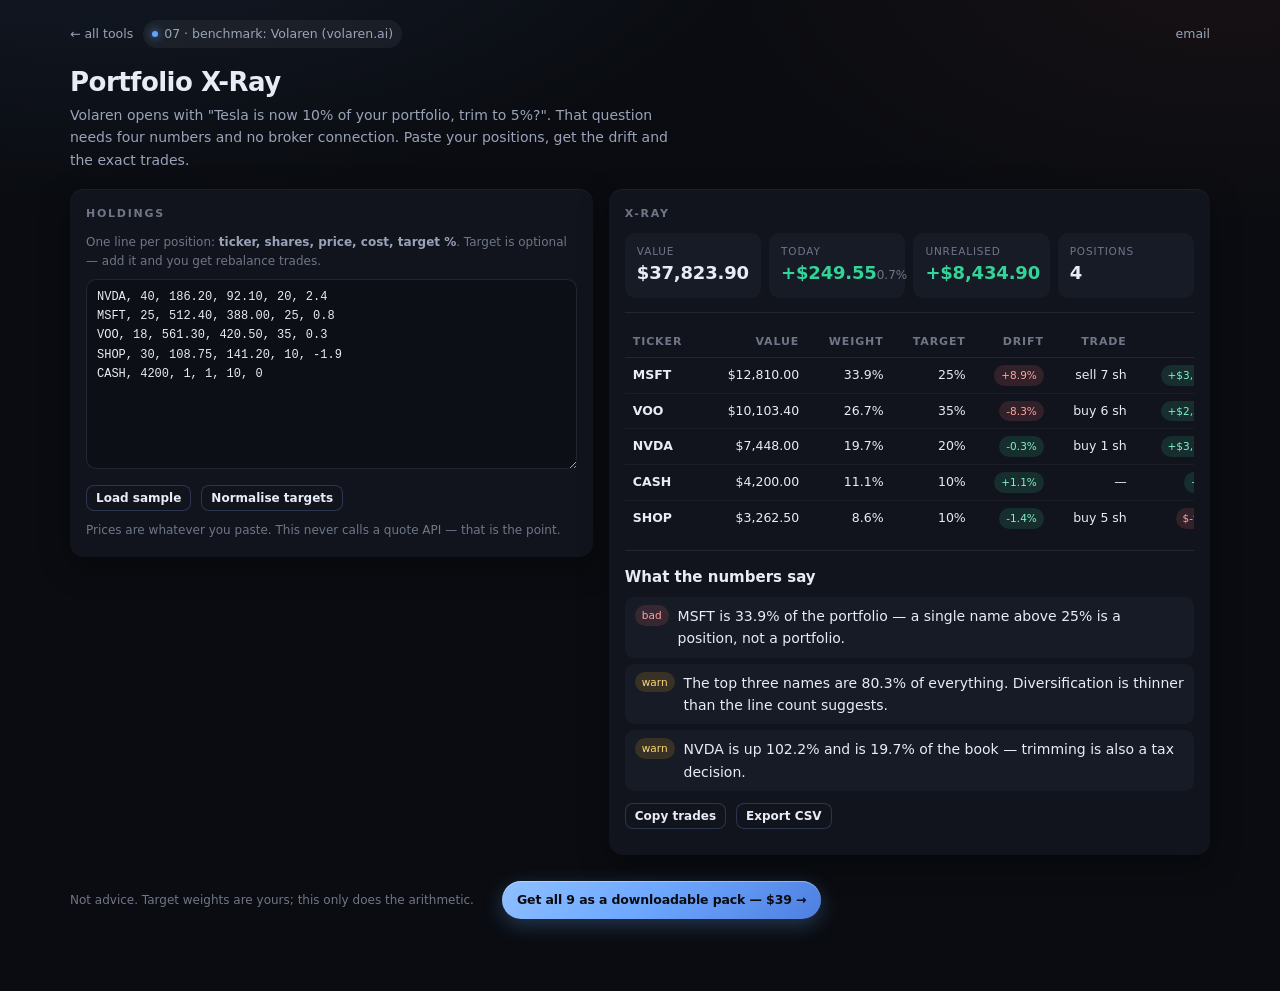
<file: portfolio/index.html>
<!doctype html>
<html lang="en">
<head>
<meta charset="utf-8">
<meta http-equiv="Content-Security-Policy" content="default-src 'none'; style-src 'self' 'unsafe-inline'; script-src 'self' 'unsafe-inline'; img-src 'self' data:; connect-src 'none'; base-uri 'none'; form-action 'none'">
<meta name="referrer" content="no-referrer">
<link rel="icon" href="data:image/svg+xml,%3Csvg xmlns=%27http://www.w3.org/2000/svg%27 viewBox=%270 0 64 64%27%3E%3Crect width=%2764%27 height=%2764%27 rx=%2716%27 fill=%27%23121624%27/%3E%3Crect x=%2714%27 y=%2714%27 width=%2716%27 height=%2716%27 rx=%275%27 fill=%27%236ea8ff%27/%3E%3Crect x=%2734%27 y=%2714%27 width=%2716%27 height=%2716%27 rx=%275%27 fill=%27%23e2624a%27/%3E%3Crect x=%2714%27 y=%2734%27 width=%2716%27 height=%2716%27 rx=%275%27 fill=%27%234fd1b5%27/%3E%3Crect x=%2734%27 y=%2734%27 width=%2716%27 height=%2716%27 rx=%275%27 fill=%27%23d8a35a%27/%3E%3C/svg%3E">
<meta name="viewport" content="width=device-width,initial-scale=1">
<title>Portfolio X-Ray — concentration, drift and the exact rebalance trades</title>
<meta name="description" content="Paste holdings and targets. Get allocation, concentration warnings, contribution to today's move, and the share counts to rebalance. Exports CSV.">
<link rel="stylesheet" href="../assets/base.css">
<style>:root{--a:#60a5fa}#table{overflow-x:auto}#table table{min-width:620px}</style>
<meta property="og:type" content="article">
<meta property="og:title" content="Portfolio X-Ray — concentration, drift and the exact rebalance trades">
<meta property="og:description" content="Paste holdings and targets. Get allocation, concentration warnings, contribution to today's move, and the share counts to rebalance. Exports CSV.">
<meta property="og:image" content="https://8-321.github.io/micro-tools/assets/cover.png">
</head>
<body>
<div class="wrap">
  <div class="top">
    <a href="../">← all tools</a>
    <span class="tag"><i></i>07 · benchmark: Volaren (volaren.ai)</span>
    <span class="sp"></span><a id="mail" href="#" rel="nofollow">email</a>
  </div>

  <header class="hd">
    <h1>Portfolio X-Ray</h1>
    <p>Volaren opens with "Tesla is now 10% of your portfolio, trim to 5%?". That question needs four numbers and no broker connection. Paste your positions, get the drift and the exact trades.</p>
  </header>

  <div class="grid">
    <section class="card pad">
      <h2>Holdings</h2>
      <p class="note" style="margin-bottom:8px">One line per position: <b>ticker, shares, price, cost, target %</b>. Target is optional — add it and you get rebalance trades.</p>
      <textarea id="rows" spellcheck="false" style="min-height:190px;font-size:12px"></textarea>
      <div class="row" style="margin-top:10px">
        <button class="btn ghost sm" id="sample">Load sample</button>
        <button class="btn ghost sm" id="norm">Normalise targets</button>
      </div>
      <p class="note" style="margin-top:10px">Prices are whatever you paste. This never calls a quote API — that is the point.</p>
    </section>

    <section class="card pad">
      <h2>X-ray</h2>
      <div id="kpis" class="kpis"></div>
      <div class="hr"></div>
      <div id="table"></div>
      <div class="hr"></div>
      <div id="warn"></div>
      <div class="row" style="margin-top:12px">
        <button class="btn ghost sm" id="copy">Copy trades</button>
        <button class="btn ghost sm" id="dl">Export CSV</button>
      </div>
    </section>
  </div>

  <footer><span>Not advice. Target weights are yours; this only does the arithmetic.</span><span class="sp"></span><a class="buy" href="https://capafy.ai/agent/9-micro-tools-rebuilt-from-ai-startups/8720081509?ct=mt_github" target="_blank" rel="noopener">Get all 9 as a downloadable pack — $39 →</a></footer>
</div>
<script src="../assets/base.js"></script>
<script>
(function () {
  "use strict";
  var T = window.T;

  var SAMPLE = [
    "NVDA, 40, 186.20, 92.10, 20, 2.4",
    "MSFT, 25, 512.40, 388.00, 25, 0.8",
    "VOO, 18, 561.30, 420.50, 35, 0.3",
    "SHOP, 30, 108.75, 141.20, 10, -1.9",
    "CASH, 4200, 1, 1, 10, 0"
  ].join("\n");

  function parse() {
    var out = [];
    T.$("#rows").value.split(/\n/).forEach(function (l) {
      if (!l.trim()) return;
      var p = l.split(/[,\t]/).map(function (s) { return s.trim(); });
      var ticker = (p[0] || "").toUpperCase();
      if (!ticker) return;
      out.push({
        ticker: ticker,
        shares: +p[1] || 0,
        price: +p[2] || 0,
        cost: p[3] === "" || p[3] == null ? null : +p[3],
        target: p[4] === "" || p[4] == null ? null : +p[4],
        day: p[5] === "" || p[5] == null ? 0 : +p[5]
      });
    });
    return out;
  }

  function calc(rows) {
    var total = rows.reduce(function (a, r) { return a + r.shares * r.price; }, 0);
    rows.forEach(function (r) {
      r.value = r.shares * r.price;
      r.weight = total ? r.value / total : 0;
      r.pl = r.cost == null ? null : (r.price - r.cost) * r.shares;
      r.plPct = r.cost ? r.price / r.cost - 1 : null;
      r.drift = r.target == null ? null : r.weight - r.target / 100;
      r.trade = (r.target == null || !r.price || r.ticker === "CASH") ? null : (r.target / 100 * total - r.value) / r.price;
      r.move = total ? (r.day / 100 * r.value) / total : 0;
    });
    return { total: total, rows: rows,
      dayPl: rows.reduce(function (a, r) { return a + r.day / 100 * r.value; }, 0),
      dayPct: rows.reduce(function (a, r) { return a + r.day / 100 * r.value; }, 0) / (total || 1),
      pl: rows.reduce(function (a, r) { return a + (r.pl || 0); }, 0) };
  }

  function render() {
    var rows = parse();
    if (!rows.length) { T.$("#kpis").innerHTML = ""; T.$("#table").innerHTML = '<p class="note">Paste holdings to see the x-ray.</p>'; T.$("#warn").innerHTML = ""; return; }
    var d = calc(rows), total = d.total;

    T.$("#kpis").innerHTML =
      '<div class="kpi"><span>value</span><b>' + T.money(total) + '</b></div>' +
      '<div class="kpi ' + (d.dayPl >= 0 ? "good" : "bad") + '"><span>today</span><b>' + (rows.some(function(r){return r.day;}) ? (d.dayPl >= 0 ? "+" : "") + T.money(d.dayPl) : "—") + '</b><small class="note">' + (rows.some(function(r){return r.day;}) ? T.pct(d.dayPct) : "add a 6th column for day %") + '</small></div>' +
      '<div class="kpi ' + (d.pl >= 0 ? "good" : "bad") + '"><span>unrealised</span><b>' + (d.pl >= 0 ? "+" : "") + T.money(d.pl) + '</b></div>' +
      '<div class="kpi"><span>positions</span><b>' + rows.filter(function (r) { return r.ticker !== "CASH"; }).length + '</b></div>';

    T.$("#table").innerHTML = '<table><thead><tr><th>Ticker</th><th class="num">Value</th><th class="num">Weight</th><th class="num">Target</th><th class="num">Drift</th><th class="num">Trade</th><th class="num">P/L</th></tr></thead><tbody>' +
      rows.slice().sort(function (a, b) { return b.weight - a.weight; }).map(function (r) {
        var driftCls = r.drift == null ? "" : Math.abs(r.drift) > .05 ? "bad" : Math.abs(r.drift) > .02 ? "warn" : "ok";
        return '<tr><td><b>' + T.esc(r.ticker) + '</b></td><td class="num">' + T.money(r.value) + '</td><td class="num">' + T.pct(r.weight) + '</td>' +
          '<td class="num">' + (r.target == null ? "—" : r.target + "%") + '</td>' +
          '<td class="num">' + (r.drift == null ? "—" : '<span class="pill ' + driftCls + '">' + (r.drift > 0 ? "+" : "") + T.pct(r.drift) + '</span>') + '</td>' +
          '<td class="num">' + (r.trade == null ? "—" : (Math.abs(r.trade) < .5 ? "hold" : (r.trade > 0 ? "buy " : "sell ") + Math.abs(Math.round(r.trade)) + " sh")) + '</td>' +
          '<td class="num">' + (r.pl == null ? "—" : '<span class="pill ' + (r.pl >= 0 ? "ok" : "bad") + '">' + (r.pl >= 0 ? "+" : "") + T.money(r.pl) + '</span>') + '</td></tr>';
      }).join("") + '</tbody></table>';

    var w = [];
    var top = rows.slice().sort(function (a, b) { return b.weight - a.weight; })[0];
    if (top && top.weight > .25 && top.ticker !== "CASH") w.push(["bad", top.ticker + " is " + T.pct(top.weight) + " of the portfolio — a single name above 25% is a position, not a portfolio."]);
    var top3 = rows.slice().sort(function (a, b) { return b.weight - a.weight; }).slice(0, 3).reduce(function (a, r) { return a + r.weight; }, 0);
    if (top3 > .7 && rows.length > 3) w.push(["warn", "The top three names are " + T.pct(top3) + " of everything. Diversification is thinner than the line count suggests."]);
    var cash = rows.filter(function (r) { return r.ticker === "CASH"; })[0];
    if (cash && cash.weight < .03) w.push(["warn", "Cash is " + T.pct(cash.weight) + " — no room to add without selling."]);
    if (!cash) w.push(["warn", "No cash line. Add one so the weights add up to reality."]);
    var tsum = rows.reduce(function (a, r) { return a + (r.target || 0); }, 0);
    if (tsum && Math.abs(tsum - 100) > .5) w.push(["bad", "Targets sum to " + T.num(tsum, 1) + "%, not 100%. Normalise before trading."]);
    rows.forEach(function (r) {
      if (r.plPct != null && r.plPct > .5 && r.weight > .1) w.push(["warn", r.ticker + " is up " + T.pct(r.plPct) + " and is " + T.pct(r.weight) + " of the book — trimming is also a tax decision."]);
    });
    if (!w.length) w.push(["ok", "No concentration or drift flags. That is rare — check the numbers are not stale."]);

    T.$("#warn").innerHTML = '<h3 style="margin-bottom:8px">What the numbers say</h3>' + w.map(function (x) {
      return '<div class="check" style="margin-bottom:6px"><span class="pill ' + x[0] + '">' + x[0] + '</span><span style="flex:1">' + T.esc(x[1]) + '</span></div>';
    }).join("");
  }

  function tradesText() {
    var rows = parse().filter(function (r) { return r.target != null; });
    var total = rows.reduce(function (a, r) { return a + r.shares * r.price; }, 0);
    return rows.filter(function (r) { return r.price; }).map(function (r) {
      var delta = (r.target / 100 * total - r.shares * r.price) / r.price;
      if (Math.abs(delta) < .5) return r.ticker + ": hold";
      return r.ticker + ": " + (delta > 0 ? "buy " : "sell ") + Math.abs(Math.round(delta)) + " shares (~" + T.money(Math.abs(delta * r.price)) + ")";
    }).join("\n");
  }

  function csvOut() {
    var rows = parse(), total = rows.reduce(function (a, r) { return a + r.shares * r.price; }, 0);
    var out = ["ticker,shares,price,cost,target_pct,value,weight_pct,drift_pct"];
    rows.forEach(function (r) {
      var v = r.shares * r.price, wt = total ? v / total * 100 : 0;
      out.push([r.ticker, r.shares, r.price, r.cost == null ? "" : r.cost, r.target == null ? "" : r.target, v.toFixed(2), wt.toFixed(2), r.target == null ? "" : (wt - r.target).toFixed(2)].join(","));
    });
    return out.join("\n");
  }

  T.$("#rows").addEventListener("input", T.debounce(render, 250));
  T.$("#sample").addEventListener("click", function () { T.$("#rows").value = SAMPLE; render(); });
  T.$("#norm").addEventListener("click", function () {
    var rows = parse(), sum = rows.reduce(function (a, r) { return a + (r.target || 0); }, 0);
    if (!sum) { T.toast("No targets to normalise"); return; }
    var lines = rows.map(function (r) { return [r.ticker, r.shares, r.price, r.cost == null ? "" : r.cost, r.target == null ? "" : (r.target / sum * 100).toFixed(1)].join(", "); });
    T.$("#rows").value = lines.join("\n"); render(); T.toast("Targets normalised to 100%");
  });
  T.$("#copy").addEventListener("click", function (e) { T.copy(tradesText(), e.currentTarget); });
  T.$("#dl").addEventListener("click", function () { T.download("portfolio-xray.csv", csvOut(), "text/csv"); });

  var user = ["3413", "7657", "21"].join(""), host = ["qq", "com"].join(".");
  T.$("#mail").href = "mailto:" + user + "@" + host + "?subject=" + encodeURIComponent("Portfolio X-Ray");

  T.$("#rows").value = SAMPLE;
  render();
})();
</script>
</body>
</html>
</file>
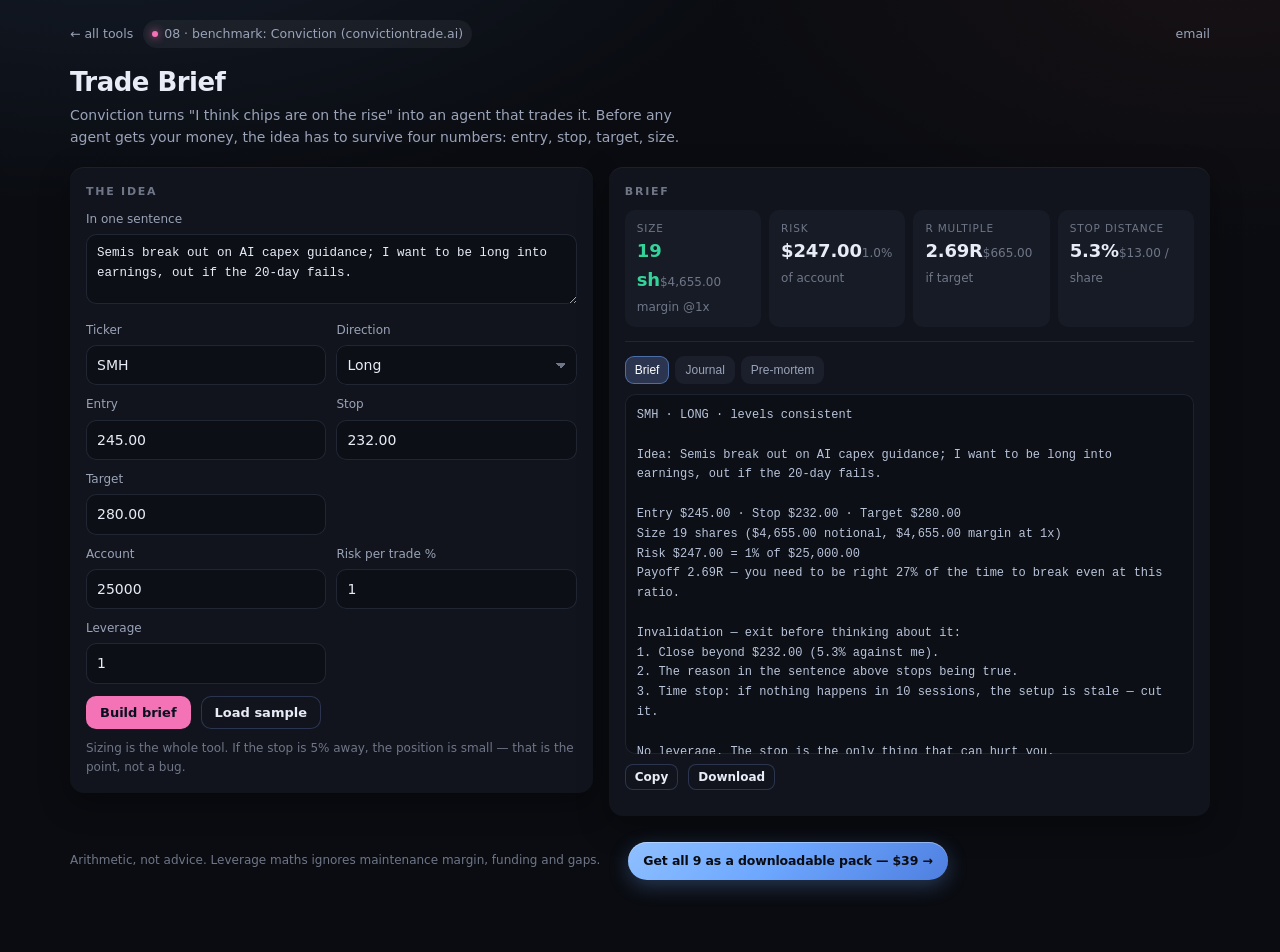
<file: tradebrief/index.html>
<!doctype html>
<html lang="en">
<head>
<meta charset="utf-8">
<meta http-equiv="Content-Security-Policy" content="default-src 'none'; style-src 'self' 'unsafe-inline'; script-src 'self' 'unsafe-inline'; img-src 'self' data:; connect-src 'none'; base-uri 'none'; form-action 'none'">
<meta name="referrer" content="no-referrer">
<link rel="icon" href="data:image/svg+xml,%3Csvg xmlns=%27http://www.w3.org/2000/svg%27 viewBox=%270 0 64 64%27%3E%3Crect width=%2764%27 height=%2764%27 rx=%2716%27 fill=%27%23121624%27/%3E%3Crect x=%2714%27 y=%2714%27 width=%2716%27 height=%2716%27 rx=%275%27 fill=%27%236ea8ff%27/%3E%3Crect x=%2734%27 y=%2714%27 width=%2716%27 height=%2716%27 rx=%275%27 fill=%27%23e2624a%27/%3E%3Crect x=%2714%27 y=%2734%27 width=%2716%27 height=%2716%27 rx=%275%27 fill=%27%234fd1b5%27/%3E%3Crect x=%2734%27 y=%2734%27 width=%2716%27 height=%2716%27 rx=%275%27 fill=%27%23d8a35a%27/%3E%3C/svg%3E">
<meta name="viewport" content="width=device-width,initial-scale=1">
<title>Trade Brief — size the position, write the invalidation before you click buy</title>
<meta name="description" content="One sentence of an idea plus entry, stop and target. Get position size, risk in dollars, R multiple, payoff, breakeven and a journal entry.">
<link rel="stylesheet" href="../assets/base.css">
<style>:root{--a:#f472b6}</style>
<meta property="og:type" content="article">
<meta property="og:title" content="Trade Brief — size the position, write the invalidation before you click buy">
<meta property="og:description" content="One sentence of an idea plus entry, stop and target. Get position size, risk in dollars, R multiple, payoff, breakeven and a journal entry.">
<meta property="og:image" content="https://8-321.github.io/micro-tools/assets/cover.png">
</head>
<body>
<div class="wrap">
  <div class="top">
    <a href="../">← all tools</a>
    <span class="tag"><i></i>08 · benchmark: Conviction (convictiontrade.ai)</span>
    <span class="sp"></span><a id="mail" href="#" rel="nofollow">email</a>
  </div>

  <header class="hd">
    <h1>Trade Brief</h1>
    <p>Conviction turns "I think chips are on the rise" into an agent that trades it. Before any agent gets your money, the idea has to survive four numbers: entry, stop, target, size.</p>
  </header>

  <div class="grid">
    <section class="card pad">
      <h2>The idea</h2>
      <label class="f" for="idea">In one sentence</label>
      <textarea id="idea" style="min-height:70px" placeholder="Semis break out on AI capex guidance; I want to be long into earnings."></textarea>
      <div class="split" style="margin-top:10px">
        <div><label class="f" for="ticker">Ticker</label><input type="text" id="ticker" placeholder="SMH"></div>
        <div><label class="f" for="dir">Direction</label><select id="dir"><option value="long">Long</option><option value="short">Short</option></select></div>
      </div>
      <div class="split" style="margin-top:10px">
        <div><label class="f" for="entry">Entry</label><input type="number" id="entry" value="245.00" step="0.01"></div>
        <div><label class="f" for="stop">Stop</label><input type="number" id="stop" value="232.00" step="0.01"></div>
        <div><label class="f" for="target">Target</label><input type="number" id="target" value="280.00" step="0.01"></div>
      </div>
      <div class="split" style="margin-top:10px">
        <div><label class="f" for="acct">Account</label><input type="number" id="acct" value="25000" step="100"></div>
        <div><label class="f" for="risk">Risk per trade %</label><input type="number" id="risk" value="1" step="0.25" min="0.1" max="10"></div>
        <div><label class="f" for="lev">Leverage</label><input type="number" id="lev" value="1" step="1" min="1" max="20"></div>
      </div>
      <div class="row" style="margin-top:12px">
        <button class="btn" id="run">Build brief</button>
        <button class="btn ghost" id="sample">Load sample</button>
      </div>
      <p class="note" style="margin-top:10px">Sizing is the whole tool. If the stop is 5% away, the position is small — that is the point, not a bug.</p>
    </section>

    <section class="card pad">
      <h2>Brief</h2>
      <div id="kpis" class="kpis"></div>
      <div class="hr"></div>
      <div class="chips" style="margin-bottom:10px">
        <button class="chip" data-tab="brief" aria-pressed="true">Brief</button>
        <button class="chip" data-tab="journal" aria-pressed="false">Journal</button>
        <button class="chip" data-tab="premortem" aria-pressed="false">Pre-mortem</button>
      </div>
      <pre id="pane" style="max-height:360px"></pre>
      <div class="row" style="margin-top:10px">
        <button class="btn ghost sm" id="copy">Copy</button>
        <button class="btn ghost sm" id="dl">Download</button>
      </div>
    </section>
  </div>

  <footer><span>Arithmetic, not advice. Leverage maths ignores maintenance margin, funding and gaps.</span><span class="sp"></span><a class="buy" href="https://capafy.ai/agent/9-micro-tools-rebuilt-from-ai-startups/8720081509?ct=mt_github" target="_blank" rel="noopener">Get all 9 as a downloadable pack — $39 →</a></footer>
</div>
<script src="../assets/base.js"></script>
<script>
(function () {
  "use strict";
  var T = window.T;

  var SAMPLE = { idea: "Semis break out on AI capex guidance; I want to be long into earnings, out if the 20-day fails.", ticker: "SMH", entry: 245, stop: 232, target: 280 };
  var tab = "brief", out = {};

  function build() {
    var d = {
      idea: T.$("#idea").value.trim(),
      ticker: (T.$("#ticker").value || "—").toUpperCase(),
      dir: T.$("#dir").value,
      entry: +T.$("#entry").value, stop: +T.$("#stop").value, target: +T.$("#target").value,
      acct: +T.$("#acct").value, riskPct: +T.$("#risk").value, lev: Math.max(1, +T.$("#lev").value || 1)
    };
    if (!(d.entry > 0) || !(d.stop > 0) || !(d.target > 0) || !(d.acct > 0)) { T.toast("Fill entry, stop, target, account"); return; }
    var dirOk = d.dir === "long" ? (d.stop < d.entry && d.target > d.entry) : (d.stop > d.entry && d.target < d.entry);
    var perShare = Math.abs(d.entry - d.stop);
    var reward = Math.abs(d.target - d.entry);
    var riskBudget = d.acct * d.riskPct / 100;
    var shares = perShare ? Math.floor(riskBudget / perShare) : 0;
    var notional = shares * d.entry;
    var margin = notional / d.lev;
    var risk = shares * perShare;
    var rr = perShare ? reward / perShare : 0;
    var liq = d.dir === "long" ? d.entry * (1 - 1 / d.lev + 0.005) : d.entry * (1 + 1 / d.lev - 0.005);
    var feeRoundTrip = notional * 0.0005;
    var beMove = notional ? feeRoundTrip / notional : 0;

    out = d;
    out.perShare = perShare; out.shares = shares; out.notional = notional; out.margin = margin;
    out.risk = risk; out.rr = rr; out.dirOk = dirOk; out.liq = liq; out.reward = shares * reward;

    T.$("#kpis").innerHTML =
      '<div class="kpi ' + (dirOk ? "good" : "bad") + '"><span>size</span><b>' + shares + ' sh</b><small class="note">' + T.money(margin) + ' margin @' + d.lev + 'x</small></div>' +
      '<div class="kpi"><span>risk</span><b>' + T.money(risk) + '</b><small class="note">' + T.pct(risk / d.acct) + ' of account</small></div>' +
      '<div class="kpi"><span>R multiple</span><b>' + rr.toFixed(2) + 'R</b><small class="note">' + T.money(out.reward) + ' if target</small></div>' +
      '<div class="kpi"><span>stop distance</span><b>' + T.pct(perShare / d.entry) + '</b><small class="note">' + T.money(perShare, "") + ' / share</small></div>';

    var brief = [
      (out.ticker || "—") + " · " + d.dir.toUpperCase() + " · " + (dirOk ? "levels consistent" : "LEVELS DO NOT MATCH DIRECTION"),
      "",
      "Idea: " + (d.idea || "[write the sentence]"),
      "",
      "Entry " + T.money(d.entry) + " · Stop " + T.money(d.stop) + " · Target " + T.money(d.target),
      "Size " + shares + " shares (" + T.money(notional) + " notional, " + T.money(margin) + " margin at " + d.lev + "x)",
      "Risk " + T.money(risk) + " = " + d.riskPct + "% of " + T.money(d.acct),
      "Payoff " + rr.toFixed(2) + "R — you need to be right " + Math.max(0, Math.round(100 / (1 + rr))) + "% of the time to break even at this ratio.",
      "",
      "Invalidation — exit before thinking about it:",
      "1. Close beyond " + T.money(d.stop) + " (" + T.pct(perShare / d.entry) + " against me).",
      "2. " + (d.idea ? "The reason in the sentence above stops being true." : "The thesis sentence stops being true."),
      "3. Time stop: if nothing happens in 10 sessions, the setup is stale — cut it.",
      "",
      d.lev > 1 ? "Leverage: liquidation around " + T.money(liq) + " (ignores maintenance margin and gaps). Funding is a cost, not a detail." : "No leverage. The stop is the only thing that can hurt you.",
      "Breakeven move after fees: " + T.pct(beMove, 3) + " (~" + T.money(feeRoundTrip) + " round trip)."
    ].join("\n");

    var journal = [
      new Date().toISOString().slice(0, 10) + " | " + out.ticker + " | " + d.dir,
      "setup: " + (d.idea || ""),
      "entry " + d.entry + " stop " + d.stop + " target " + d.target + " size " + shares + " risk " + risk.toFixed(2) + " (" + rr.toFixed(2) + "R)",
      "exit: ______  pnl: ______  R: ______",
      "what I saw: ______",
      "what I got wrong: ______"
    ].join("\n");

    var premortem = [
      "Pre-mortem — it is three months from now and this trade lost money. Why?",
      "",
      "1. The catalyst did not happen on schedule, and I held anyway because the story was still good.",
      "2. I moved the stop during the trade. The loss is " + T.money(risk * 2.4) + " instead of " + T.money(risk) + ".",
      "3. Correlated exposure: this is not one trade, it is the fourth position expressing the same macro view.",
      "4. Size crept up after two wins. Two losses in a row now costs " + T.pct(risk * 2 / d.acct) + " of the account.",
      "",
      "If any of these feels likely, the size is wrong — halve it before entry, not after."
    ].join("\n");

    out.text = { brief: brief, journal: journal, premortem: premortem };
    show();
  }

  function show() {
    if (!out.text) { T.$("#pane").textContent = ""; return; }
    T.$("#pane").textContent = out.text[tab];
  }

  T.$$(".chip[data-tab]").forEach(function (c) {
    c.addEventListener("click", function () {
      T.$$(".chip[data-tab]").forEach(function (x) { x.setAttribute("aria-pressed", "false"); });
      c.setAttribute("aria-pressed", "true"); tab = c.dataset.tab; show();
    });
  });
  T.$("#run").addEventListener("click", build);
  T.$("#sample").addEventListener("click", function () {
    T.$("#idea").value = SAMPLE.idea; T.$("#ticker").value = SAMPLE.ticker;
    T.$("#entry").value = SAMPLE.entry; T.$("#stop").value = SAMPLE.stop; T.$("#target").value = SAMPLE.target;
    build();
  });
  T.$("#copy").addEventListener("click", function (e) { T.copy(T.$("#pane").textContent, e.currentTarget); });
  T.$("#dl").addEventListener("click", function () { T.download("trade-" + (out.ticker || "brief") + ".md", T.$("#pane").textContent, "text/markdown"); });

  var user = ["3413", "7657", "21"].join(""), host = ["qq", "com"].join(".");
  T.$("#mail").href = "mailto:" + user + "@" + host + "?subject=" + encodeURIComponent("Trade Brief");

  T.$("#idea").value = SAMPLE.idea; T.$("#ticker").value = SAMPLE.ticker;
  build();
})();
</script>
</body>
</html>
</file>
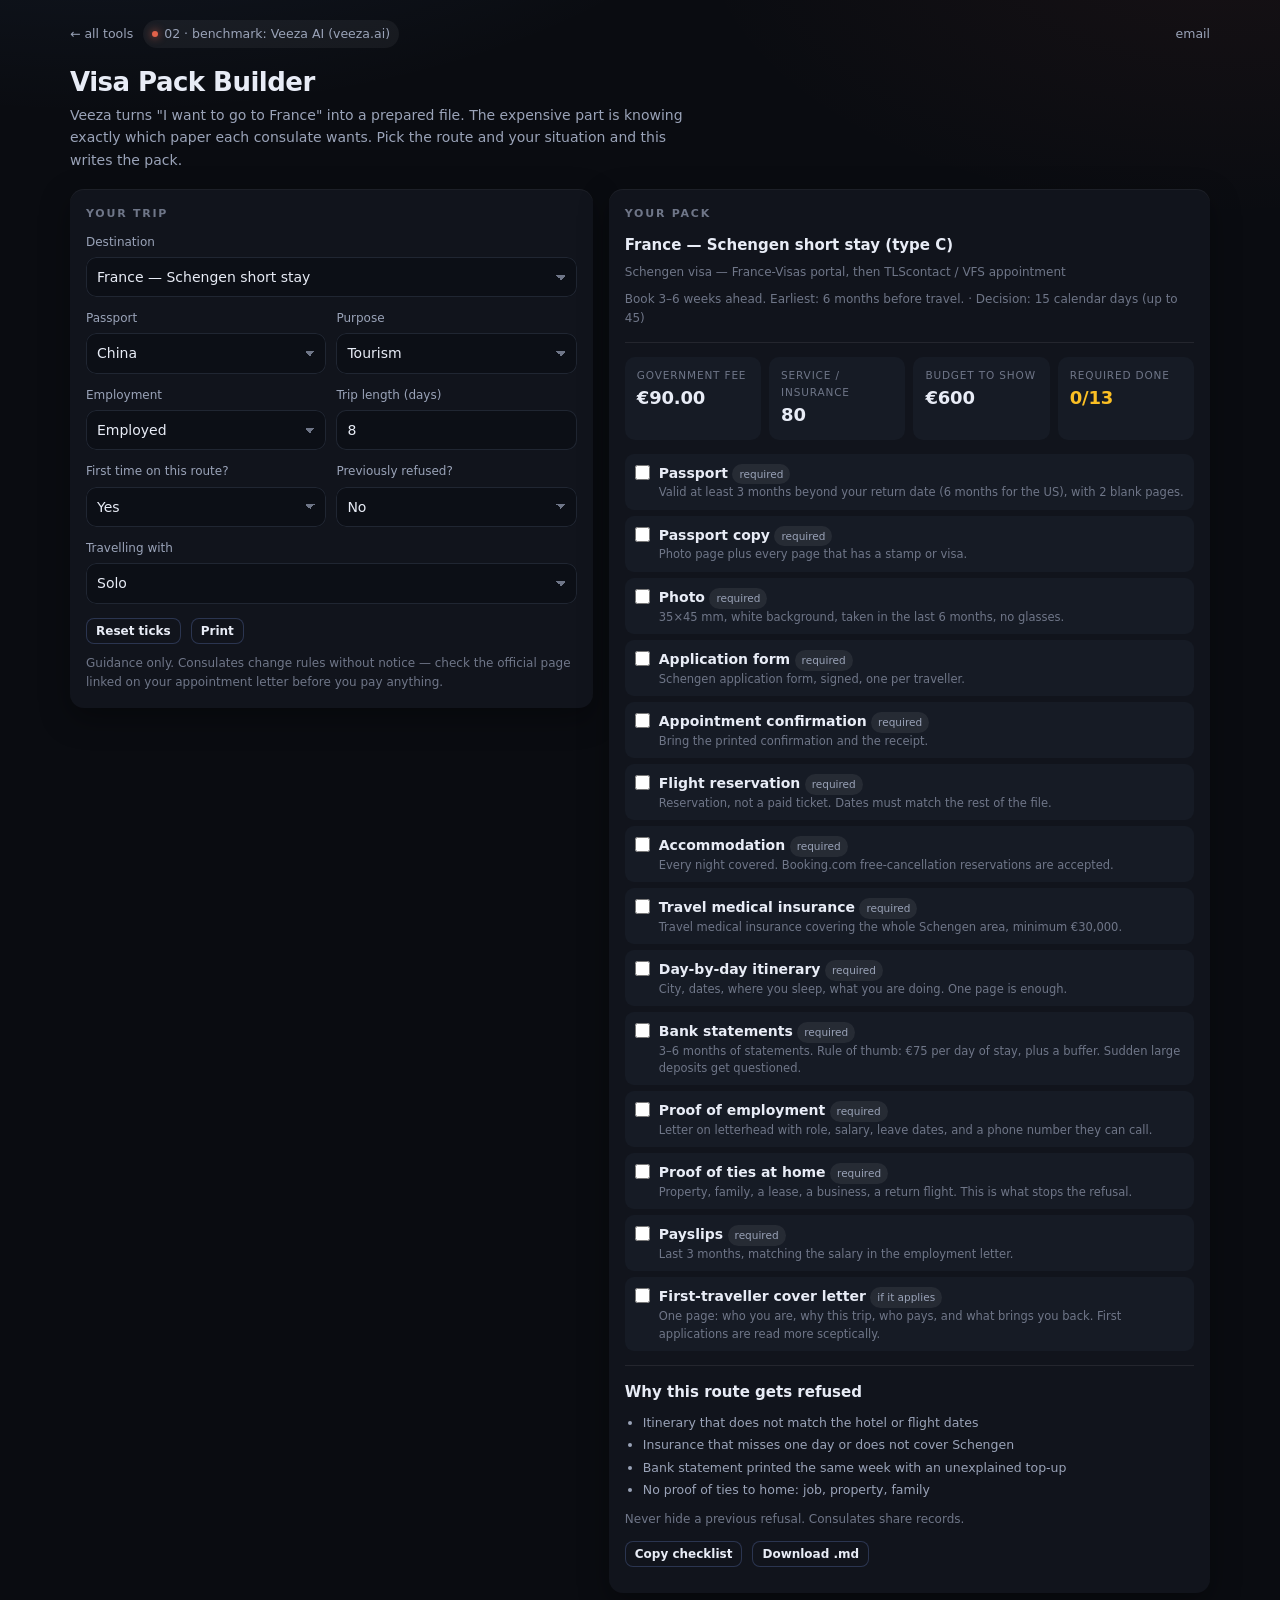
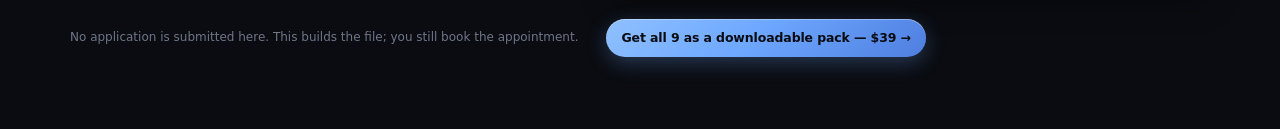
<file: visa/index.html>
<!doctype html>
<html lang="en">
<head>
<meta charset="utf-8">
<meta http-equiv="Content-Security-Policy" content="default-src 'none'; style-src 'self' 'unsafe-inline'; script-src 'self' 'unsafe-inline'; img-src 'self' data:; connect-src 'none'; base-uri 'none'; form-action 'none'">
<meta name="referrer" content="no-referrer">
<link rel="icon" href="data:image/svg+xml,%3Csvg xmlns=%27http://www.w3.org/2000/svg%27 viewBox=%270 0 64 64%27%3E%3Crect width=%2764%27 height=%2764%27 rx=%2716%27 fill=%27%23121624%27/%3E%3Crect x=%2714%27 y=%2714%27 width=%2716%27 height=%2716%27 rx=%275%27 fill=%27%236ea8ff%27/%3E%3Crect x=%2734%27 y=%2714%27 width=%2716%27 height=%2716%27 rx=%275%27 fill=%27%23e2624a%27/%3E%3Crect x=%2714%27 y=%2734%27 width=%2716%27 height=%2716%27 rx=%275%27 fill=%27%234fd1b5%27/%3E%3Crect x=%2734%27 y=%2734%27 width=%2716%27 height=%2716%27 rx=%275%27 fill=%27%23d8a35a%27/%3E%3C/svg%3E">
<meta name="viewport" content="width=device-width,initial-scale=1">
<title>Visa Pack Builder — checklist, timeline and fees for Schengen, UK and US</title>
<meta name="description" content="Pick a route and citizenship, get the exact document checklist, lead times, government fees and the reasons applications get refused. Progress saves locally.">
<link rel="stylesheet" href="../assets/base.css">
<style>:root{--a:#e2624a}</style>
<meta property="og:type" content="article">
<meta property="og:title" content="Visa Pack Builder — checklist, timeline and fees for Schengen, UK and US">
<meta property="og:description" content="Pick a route and citizenship, get the exact document checklist, lead times, government fees and the reasons applications get refused. Progress saves locally.">
<meta property="og:image" content="https://8-321.github.io/micro-tools/assets/cover.png">
</head>
<body>
<div class="wrap">
  <div class="top">
    <a href="../">← all tools</a>
    <span class="tag"><i></i>02 · benchmark: Veeza AI (veeza.ai)</span>
    <span class="sp"></span><a id="mail" href="#" rel="nofollow">email</a>
  </div>

  <header class="hd">
    <h1>Visa Pack Builder</h1>
    <p>Veeza turns "I want to go to France" into a prepared file. The expensive part is knowing exactly which paper each consulate wants. Pick the route and your situation and this writes the pack.</p>
  </header>

  <div class="grid">
    <section class="card pad">
      <h2>Your trip</h2>
      <div class="stack">
        <div><label class="f" for="route">Destination</label><select id="route">
          <option value="fr">France — Schengen short stay</option>
          <option value="de">Germany — Schengen short stay</option>
          <option value="nl">Netherlands — Schengen short stay</option>
          <option value="hr">Croatia — Schengen short stay</option>
          <option value="uk">United Kingdom — Standard Visitor</option>
          <option value="us">United States — B1/B2 visitor</option>
        </select></div>
        <div class="split">
          <div><label class="f" for="passport">Passport</label><select id="passport">
            <option>China</option><option>India</option><option>Nigeria</option><option>Philippines</option>
            <option>Indonesia</option><option>Vietnam</option><option>Turkey</option><option>Brazil</option>
            <option>Mexico</option><option>South Africa</option><option>Pakistan</option><option>Other</option>
          </select></div>
          <div><label class="f" for="purpose">Purpose</label><select id="purpose">
            <option value="tourism">Tourism</option><option value="business">Business</option><option value="family">Visiting family</option>
          </select></div>
        </div>
        <div class="split">
          <div><label class="f" for="job">Employment</label><select id="job">
            <option value="employed">Employed</option><option value="self">Self-employed</option>
            <option value="student">Student</option><option value="retired">Retired</option><option value="none">Not employed</option>
          </select></div>
          <div><label class="f" for="days">Trip length (days)</label><input type="number" id="days" value="8" min="1" max="90"></div>
        </div>
        <div class="split">
          <div><label class="f" for="first">First time on this route?</label><select id="first"><option value="yes">Yes</option><option value="no">No</option></select></div>
          <div><label class="f" for="refused">Previously refused?</label><select id="refused"><option value="no">No</option><option value="yes">Yes</option></select></div>
        </div>
        <div><label class="f" for="with">Travelling with</label><select id="with">
          <option value="solo">Solo</option><option value="partner">Partner / spouse</option><option value="family">Family with children</option><option value="group">Group</option>
        </select></div>
      </div>
      <div class="row" style="margin-top:14px">
        <button class="btn ghost sm" id="reset">Reset ticks</button>
        <button class="btn ghost sm" id="print">Print</button>
      </div>
      <p class="note" style="margin-top:10px">Guidance only. Consulates change rules without notice — check the official page linked on your appointment letter before you pay anything.</p>
    </section>

    <section class="card pad">
      <h2>Your pack</h2>
      <div id="head"></div>
      <div class="hr"></div>
      <div id="meta" class="kpis" style="margin-bottom:14px"></div>
      <div id="list" class="checks"></div>
      <div class="hr"></div>
      <div id="risk"></div>
      <div class="row" style="margin-top:12px">
        <button class="btn ghost sm" id="copy">Copy checklist</button>
        <button class="btn ghost sm" id="dl">Download .md</button>
      </div>
    </section>
  </div>

  <footer><span>No application is submitted here. This builds the file; you still book the appointment.</span><span class="sp"></span><a class="buy" href="https://capafy.ai/agent/9-micro-tools-rebuilt-from-ai-startups/8720081509?ct=mt_github" target="_blank" rel="noopener">Get all 9 as a downloadable pack — $39 →</a></footer>
</div>
<script src="../assets/base.js"></script>
<script>
(function () {
  "use strict";
  var T = window.T;

  var ROUTES = {
    fr: { country: "France", scheme: "Schengen short stay (type C)", visa: "Schengen visa — France-Visas portal, then TLScontact / VFS appointment",
      fee: 90, service: 35, ins: 45, decision: "15 calendar days (up to 45)", book: "Book 3–6 weeks ahead. Earliest: 6 months before travel.",
      photo: "35×45 mm, white background, taken in the last 6 months, no glasses.",
      insurance: "Travel medical insurance covering the whole Schengen area, minimum €30,000.",
      bank: "3–6 months of statements. Rule of thumb: €75 per day of stay, plus a buffer. Sudden large deposits get questioned.",
      reasons: ["Itinerary that does not match the hotel or flight dates", "Insurance that misses one day or does not cover Schengen", "Bank statement printed the same week with an unexplained top-up", "No proof of ties to home: job, property, family"] },
    de: { country: "Germany", scheme: "Schengen short stay (type C)", visa: "Schengen visa — German mission, appointment via the consulate or VFS",
      fee: 90, service: 35, ins: 45, decision: "15 calendar days (up to 45)", book: "Book 4–8 weeks ahead in peak season. Earliest: 6 months before travel.",
      photo: "35×45 mm, biometric, white background, no head covering except religious.",
      insurance: "Schengen-wide medical cover, minimum €30,000, valid for every day of the trip.",
      bank: "3 months of statements plus payslips. Germany looks closely at whether the trip cost is plausible for your income.",
      reasons: ["Declared purpose does not match the documents", "Missing proof of accommodation for every night", "Travel dates longer than the leave your employer confirms"] },
    nl: { country: "Netherlands", scheme: "Schengen short stay (type C)", visa: "Schengen visa — VFS Global appointment, application via the Dutch embassy",
      fee: 90, service: 35, ins: 45, decision: "15 calendar days", book: "Book 3–6 weeks ahead; summer slots fill first.",
      photo: "35×45 mm, colour, white background, full face visible.",
      insurance: "Schengen-wide cover, minimum €30,000, including repatriation.",
      bank: "3 months of statements; sponsor letter plus their statements if someone else pays.",
      reasons: ["No day-by-day itinerary", "Bank balance below the cost of the trip", "Applying at the wrong consulate (main destination rule)"] },
    hr: { country: "Croatia", scheme: "Schengen short stay (type C)", visa: "Schengen visa — VFS Global, Croatian embassy",
      fee: 90, service: 35, ins: 45, decision: "15 calendar days", book: "Book 3–6 weeks ahead. Summer (June–August) is the bottleneck.",
      photo: "35×45 mm, white background, recent.",
      insurance: "Schengen-wide cover, minimum €30,000.",
      bank: "3 months of statements. Croatia is strict about the accommodation booking matching every night.",
      reasons: ["Accommodation missing for one or more nights", "Insurance starting after arrival", "Flight reservation that is already cancelled"] },
    uk: { country: "United Kingdom", scheme: "Standard Visitor visa (6 months)", visa: "UKVI online form, then biometrics at a VFS / TLScontact centre",
      fee: 127, service: 0, ins: 0, decision: "Typically 3 weeks, up to 8", book: "Apply up to 3 months before travel. Biometrics within 2 weeks of applying.",
      photo: "Digital photo at the biometrics appointment; no printed photo needed.",
      insurance: "Not required by UKVI, but medical treatment is not free — get cover anyway.",
      bank: "6 months of statements, payslips, and a clear story of where the money came from. UKVI reads bank statements closely.",
      reasons: ["Money that appeared recently without a paper trail", "No evidence of ties or of a job to return to", "Trip cost that does not match declared income", "Sponsor documents without proof of relationship"] },
    us: { country: "United States", scheme: "B1/B2 visitor visa", visa: "DS-160, fee receipt, then interview at the embassy or consulate",
      fee: 185, service: 0, ins: 0, decision: "Same day at interview, passport back in 1–2 weeks", book: "Interview slots can be months out — book as soon as the DS-160 is submitted.",
      photo: "2×2 in (51×51 mm), white background, uploaded to the DS-160.",
      insurance: "Not required for the visa; US medical costs are the reason to buy it anyway.",
      bank: "Bring what proves you can pay for the trip and that you will come back: job letter, property, family.",
      reasons: ["Cannot explain what you will do and where you will stay", "Weak ties to home country (the 214(b) refusal)", "Answers at the interview that contradict the DS-160"] }
  };

  var BASE = [
    ["passport", "Passport", "Valid at least 3 months beyond your return date (6 months for the US), with 2 blank pages."],
    ["passportcopy", "Passport copy", "Photo page plus every page that has a stamp or visa."],
    ["photo", "Photo", ""],
    ["form", "Application form", ""],
    ["appointment", "Appointment confirmation", "Bring the printed confirmation and the receipt."],
    ["flights", "Flight reservation", "Reservation, not a paid ticket. Dates must match the rest of the file."],
    ["hotel", "Accommodation", "Every night covered. Booking.com free-cancellation reservations are accepted."],
    ["itinerary", "Day-by-day itinerary", "City, dates, where you sleep, what you are doing. One page is enough."],
    ["bank", "Bank statements", ""],
    ["job", "Proof of employment", "Letter on letterhead with role, salary, leave dates, and a phone number they can call."],
    ["ties", "Proof of ties at home", "Property, family, a lease, a business, a return flight. This is what stops the refusal."]
  ];

  function items(route, st) {
    var r = ROUTES[route], list = [];
    BASE.forEach(function (b) {
      var note = b[2];
      if (b[0] === "photo") note = r.photo;
      if (b[0] === "form") note = route === "us" ? "DS-160 confirmation page with the barcode." : route === "uk" ? "UKVI application (online) plus the document checklist it generates." : "Schengen application form, signed, one per traveller.";
      if (b[0] === "bank") note = r.bank;
      if (b[0] === "flights") note = route === "us" ? "Not required for the interview, but know your arrival city and hotel address." : note;
      list.push({ id: b[0], label: b[1], note: note, req: true });
    });
    if (route !== "us") list.splice(7, 0, { id: "insurance", label: "Travel medical insurance", note: r.insurance, req: true });
    else list.splice(7, 0, { id: "insurance", label: "Travel medical insurance", note: r.insurance, req: false });

    if (st.job === "self") list.push({ id: "biz", label: "Business documents", note: "Business licence, 6–12 months of business bank statements, latest tax return, and a letter from your accountant if you have one.", req: true });
    if (st.job === "employed") list.push({ id: "payslip", label: "Payslips", note: "Last 3 months, matching the salary in the employment letter.", req: true });
    if (st.job === "student") list.push({ id: "school", label: "Proof of enrolment", note: "Enrolment letter with the holiday dates, plus a sponsor letter and the sponsor's bank statements.", req: true });
    if (st.job === "retired") list.push({ id: "pension", label: "Pension statement", note: "Last 3 months, plus any savings or property income you rely on.", req: true });
    if (st.job === "none") list.push({ id: "sponsor", label: "Sponsor letter", note: "Who is paying, their relationship to you, their bank statements and ID. Unsponsored applications without ties are the most refused.", req: true });
    if (st.purpose === "business") list.push({ id: "invite", label: "Business invitation", note: "Letter from the company you are visiting: dates, purpose, who pays, and their contact details.", req: true });
    if (st.purpose === "family") list.push({ id: "family", label: "Proof of relationship", note: "Birth or marriage certificate, plus the host's residence permit or ID and an invitation letter.", req: true });
    if (st.first === "yes") list.push({ id: "first", label: "First-traveller cover letter", note: "One page: who you are, why this trip, who pays, and what brings you back. First applications are read more sceptically.", req: false });
    if (st.refused === "yes") list.push({ id: "refusal", label: "Previous refusal + explanation", note: "Include the refusal letter and a short paragraph on what changed since. Hiding a refusal is worse than having one.", req: true });
    if (st.with === "family") list.push({ id: "minors", label: "Children's documents", note: "Birth certificates, and a consent letter signed by the other parent if they are not travelling.", req: true });
    if (st.with === "partner") list.push({ id: "partner", label: "Partner's documents", note: "Marriage or partnership certificate, and their passport if you are applying together.", req: false });
    if (st.with === "group") list.push({ id: "group", label: "Group list", note: "Name, passport number and dates for every traveller, plus who is the group leader.", req: false });
    if (st.days > 21 && route !== "us") list.push({ id: "long", label: "Explanation for a long stay", note: "Over three weeks on a short-stay visa invites questions about work. Add a paragraph on funds and leave approval.", req: false });
    return list;
  }

  var st = { route: "fr", passport: "China", purpose: "tourism", job: "employed", days: 8, first: "yes", refused: "no", with: "solo" };
  var ticks = T.store.get("visa.ticks", {});

  function read() {
    st.route = T.$("#route").value; st.passport = T.$("#passport").value;
    st.purpose = T.$("#purpose").value; st.job = T.$("#job").value;
    st.days = Math.max(1, +T.$("#days").value || 8);
    st.first = T.$("#first").value; st.refused = T.$("#refused").value; st.with = T.$("#with").value;
  }

  function key(id) { return st.route + ":" + id; }

  function render() {
    read();
    var r = ROUTES[st.route];
    var list = items(st.route, st);
    var done = list.filter(function (i) { return ticks[key(i.id)]; }).length;
    var required = list.filter(function (i) { return i.req; });
    var reqDone = required.filter(function (i) { return ticks[key(i.id)]; }).length;

    T.$("#head").innerHTML =
      '<h3>' + T.esc(r.country) + ' — ' + T.esc(r.scheme) + '</h3>' +
      '<p class="note" style="margin-top:6px">' + T.esc(r.visa) + '</p>' +
      '<div class="note" style="margin-top:8px">' + T.esc(r.book) + ' · Decision: ' + T.esc(r.decision) + '</div>';

    var feeTotal = r.fee + r.service + (st.days ? r.ins : 0);
    T.$("#meta").innerHTML =
      '<div class="kpi"><span>government fee</span><b>' + T.money(r.fee, "€").replace("€", st.route === "uk" ? "£" : st.route === "us" ? "$" : "€") + '</b></div>' +
      '<div class="kpi"><span>service / insurance</span><b>' + T.num(r.service + r.ins) + '</b></div>' +
      '<div class="kpi"><span>budget to show</span><b>' + (st.route === "us" ? "$" : st.route === "uk" ? "£" : "€") + T.num(st.days * (st.route === "us" ? 120 : st.route === "uk" ? 110 : 75)) + '</b></div>' +
      '<div class="kpi ' + (reqDone === required.length ? "good" : "warn") + '"><span>required done</span><b>' + reqDone + "/" + required.length + '</b></div>';

    T.$("#list").innerHTML = list.map(function (i) {
      var on = ticks[key(i.id)] ? " checked" : "";
      return '<label class="check"><input type="checkbox" data-id="' + i.id + '"' + on + '><span><b>' + T.esc(i.label) + '</b>' + (i.req ? ' <span class="pill">required</span>' : ' <span class="pill">if it applies</span>') + '<small>' + T.esc(i.note) + '</small></span></label>';
    }).join("");

    T.$("#risk").innerHTML = '<h3 style="margin-bottom:8px">Why this route gets refused</h3><ul style="padding-left:18px;color:var(--tx2);font-size:12.5px;line-height:1.8">' +
      r.reasons.map(function (x) { return "<li>" + T.esc(x) + "</li>"; }).join("") + '</ul>' +
      '<p class="note" style="margin-top:8px">' + (st.refused === "yes" ? "You declared a previous refusal — attach the letter and one paragraph on what changed. Do not leave it out." : "Never hide a previous refusal. Consulates share records.") + '</p>';

    T.$$("#list input").forEach(function (cb) {
      cb.addEventListener("change", function () {
        ticks[key(cb.dataset.id)] = cb.checked;
        T.store.set("visa.ticks", ticks); render();
      });
    });
  }

  function markdown() {
    var r = ROUTES[st.route];
    var list = items(st.route, st);
    var out = ["# Visa pack — " + r.country, "", r.scheme, "", "Appointment: " + r.visa, "Timing: " + r.book, "Decision: " + r.decision, "", "## Checklist"];
    list.forEach(function (i) { out.push("- [" + (ticks[key(i.id)] ? "x" : " ") + "] " + i.label + (i.req ? " (required)" : "") + " — " + i.note); });
    out.push("", "## Why applications get refused");
    r.reasons.forEach(function (x) { out.push("- " + x); });
    out.push("", "Budget to show: ~" + (st.days * (st.route === "us" ? 120 : st.route === "uk" ? 110 : 75)) + " for " + st.days + " days.");
    return out.join("\n");
  }

  ["route", "passport", "purpose", "job", "days", "first", "refused", "with"].forEach(function (id) {
    T.$("#" + id).addEventListener("change", render);
    T.$("#" + id).addEventListener("input", render);
  });
  T.$("#reset").addEventListener("click", function () { ticks = {}; T.store.set("visa.ticks", ticks); render(); T.toast("Ticks cleared"); });
  T.$("#print").addEventListener("click", function () { window.print(); });
  T.$("#copy").addEventListener("click", function (e) { T.copy(markdown(), e.currentTarget); });
  T.$("#dl").addEventListener("click", function () { T.download("visa-pack-" + st.route + ".md", markdown(), "text/markdown"); });

  var user = ["3413", "7657", "21"].join(""), host = ["qq", "com"].join(".");
  T.$("#mail").href = "mailto:" + user + "@" + host + "?subject=" + encodeURIComponent("Visa Pack Builder");
  render();
})();
</script>
</body>
</html>
</file>
<file: assets/base.css>
:root{
  --bg:#0a0c11; --panel:#11141c; --panel2:#161b25; --line:rgba(255,255,255,.08);
  --tx:#e8ecf6; --tx2:#9aa3b8; --tx3:#6f7688;
  --a:#6ea8ff; --ok:#34d399; --warn:#fbbf24; --bad:#f87171;
  --r:14px; --mono:ui-monospace,SFMono-Regular,Consolas,monospace;
}
*{box-sizing:border-box;margin:0;padding:0}
html{-webkit-text-size-adjust:100%}
body{background:
  radial-gradient(1100px 520px at 8% -12%,rgba(110,168,255,.10),transparent 62%),
  radial-gradient(900px 480px at 96% -4%,rgba(226,98,74,.06),transparent 60%),
  var(--bg);
  color:var(--tx);font:14px/1.6 Inter,system-ui,-apple-system,"Segoe UI",sans-serif;min-height:100vh}
a{color:var(--a);text-decoration:none}
a:hover{text-decoration:underline}
.wrap{max-width:1180px;margin:0 auto;padding:20px 20px 72px}
.top{display:flex;align-items:center;gap:10px;flex-wrap:wrap;margin-bottom:20px;font-size:12.5px;color:var(--tx3)}
.top .sp{flex:1}
.top a{color:var(--tx2)}
.top .tag{display:inline-flex;align-items:center;gap:6px;padding:4px 9px;border-radius:999px;background:rgba(255,255,255,.05);color:var(--tx2)}
.top .tag i{width:6px;height:6px;border-radius:50%;background:var(--a);box-shadow:0 0 8px var(--a)}
.hd{margin-bottom:18px}
.hd h1{font-size:26px;letter-spacing:-.02em;line-height:1.15}
.hd p{color:var(--tx2);margin-top:6px;max-width:70ch}
.grid{display:grid;grid-template-columns:minmax(0,1fr) minmax(0,1.15fr);gap:16px;align-items:start}
.grid.even{grid-template-columns:1fr 1fr}
.grid>*{min-width:0}
@media(max-width:980px){.grid,.grid.even{grid-template-columns:1fr}}
.card{background:var(--panel);border-radius:var(--r);box-shadow:inset 0 1px 0 rgba(255,255,255,.05),0 10px 30px rgba(0,0,0,.35)}
.pad{padding:16px}
.card h2{font-size:11px;letter-spacing:.16em;text-transform:uppercase;color:var(--tx3);margin-bottom:10px;font-weight:600}
.card h3{font-size:15px;margin-bottom:6px}
.row{display:flex;align-items:center;gap:10px;margin-bottom:10px}
.row label{flex:0 0 auto;font-size:12.5px;color:var(--tx2);min-width:96px}
.row .grow{flex:1}
.stack>*+*{margin-top:12px}
label.f{display:block;font-size:12px;color:var(--tx2);margin-bottom:5px}
input[type=text],input[type=number],select,textarea{width:100%;border:0;border-radius:10px;padding:9px 11px;background:#0c0f16;color:var(--tx);
  font:inherit;box-shadow:inset 0 0 0 1px #202632;outline:0}
textarea{resize:vertical;min-height:120px;font:12.5px/1.6 var(--mono)}
input:focus,select:focus,textarea:focus{box-shadow:inset 0 0 0 1px var(--a),0 0 0 3px rgba(110,168,255,.15)}
select{appearance:none;background-image:linear-gradient(45deg,transparent 50%,var(--tx3) 50%),linear-gradient(135deg,var(--tx3) 50%,transparent 50%);
  background-position:calc(100% - 16px) 50%,calc(100% - 11px) 50%;background-size:5px 5px,5px 5px;background-repeat:no-repeat;padding-right:30px}
.btn{display:inline-flex;align-items:center;gap:8px;border:0;border-radius:10px;padding:9px 14px;background:var(--a);color:#08101f;
  font:600 13px Inter,system-ui,sans-serif;cursor:pointer;transition:filter .15s,transform .15s}
.btn:hover{filter:brightness(1.08)}
.btn:active{transform:translateY(1px)}
.btn.ghost{background:transparent;color:var(--tx);box-shadow:inset 0 0 0 1px #2b3550}
.btn.sm{padding:6px 10px;font-size:12px;border-radius:8px}
.btn:disabled{opacity:.45;cursor:not-allowed}
.chips{display:flex;flex-wrap:wrap;gap:6px}
.chip{border:0;border-radius:9px;padding:7px 10px;background:#1a1f2b;color:var(--tx2);font-size:12px;cursor:pointer}
.chip:hover{background:#232a38;color:var(--tx)}
.chip[aria-pressed="true"]{background:#2b3550;color:#fff;box-shadow:inset 0 0 0 1px rgba(110,168,255,.5)}
.note{font-size:12px;color:var(--tx3);line-height:1.6}
.note b{color:var(--tx2);font-weight:600}
.kpis{display:grid;grid-template-columns:repeat(auto-fit,minmax(110px,1fr));gap:8px}
.kpi{background:var(--panel2);border-radius:10px;padding:10px 12px}
.kpi span{display:block;font-size:10.5px;letter-spacing:.08em;text-transform:uppercase;color:var(--tx3)}
.kpi b{font-size:18px;font-variant-numeric:tabular-nums;letter-spacing:-.01em}
.kpi.good b{color:var(--ok)} .kpi.bad b{color:var(--bad)} .kpi.warn b{color:var(--warn)}
pre{background:#0c0f16;border-radius:10px;padding:12px;overflow:auto;max-height:420px;font:12px/1.65 var(--mono);color:#b9c4da;
  box-shadow:inset 0 0 0 1px #1c222e;white-space:pre-wrap;word-break:break-word}
table{width:100%;border-collapse:collapse;font-size:12.5px}
th{text-align:left;font-weight:600;color:var(--tx3);font-size:11px;letter-spacing:.08em;text-transform:uppercase;padding:6px 8px;border-bottom:1px solid var(--line)}
td{padding:7px 8px;border-bottom:1px solid rgba(255,255,255,.045);vertical-align:top}
tr:last-child td{border-bottom:0}
.num{text-align:right;font-variant-numeric:tabular-nums}
.pill{display:inline-block;padding:2px 7px;border-radius:999px;font-size:10.5px;background:rgba(255,255,255,.07);color:var(--tx2)}
.pill.ok{background:rgba(52,211,153,.14);color:#7ff0c8}
.pill.warn{background:rgba(251,191,36,.14);color:#ffd97a}
.pill.bad{background:rgba(248,113,113,.14);color:#ffa3a3}
.checks{display:grid;gap:6px}
.check{display:flex;gap:9px;align-items:flex-start;padding:8px 10px;border-radius:9px;background:var(--panel2)}
.check input[type=checkbox]{width:15px;height:15px;margin-top:3px;flex:0 0 auto;accent-color:var(--a)}
.check small{display:block;color:var(--tx3);font-size:11.5px;line-height:1.5}
.split{display:grid;grid-template-columns:1fr 1fr;gap:10px}
@media(max-width:620px){.split{grid-template-columns:1fr}}
.hr{height:1px;background:var(--line);margin:14px 0}
.toast{position:fixed;left:50%;bottom:24px;transform:translate(-50%,20px);opacity:0;pointer-events:none;
  background:#1b2230;color:var(--tx);padding:10px 16px;border-radius:10px;font-size:13px;
  box-shadow:0 12px 30px rgba(0,0,0,.5),inset 0 0 0 1px rgba(255,255,255,.08);transition:.22s;z-index:50}
.toast.on{opacity:1;transform:translate(-50%,0)}
canvas{width:100%;height:auto;display:block;border-radius:10px;background:#0c0f16;box-shadow:inset 0 0 0 1px #1c222e}
footer{margin-top:26px;color:var(--tx3);font-size:12px;display:flex;gap:14px;flex-wrap:wrap;align-items:center}
::selection{background:rgba(110,168,255,.3)}
:focus-visible{outline:2px solid var(--a);outline-offset:2px}
@media print{body{background:#fff;color:#000}.top,.btn,footer{display:none}.card{box-shadow:none;background:#fff}}

.buy{display:inline-flex;align-items:center;gap:8px;padding:9px 15px;border-radius:999px;
  background:linear-gradient(135deg,#8fc0ff,#6ea8ff 45%,#4f7fe0);color:#0a0c11;font-weight:700;
  font-size:12.5px;letter-spacing:-.01em;text-decoration:none;
  box-shadow:0 6px 20px rgba(110,168,255,.28),inset 0 1px 0 rgba(255,255,255,.35);transition:transform .15s,box-shadow .15s}
.buy:hover{text-decoration:none;transform:translateY(-1px);box-shadow:0 10px 26px rgba(110,168,255,.4),inset 0 1px 0 rgba(255,255,255,.4)}
</file>
